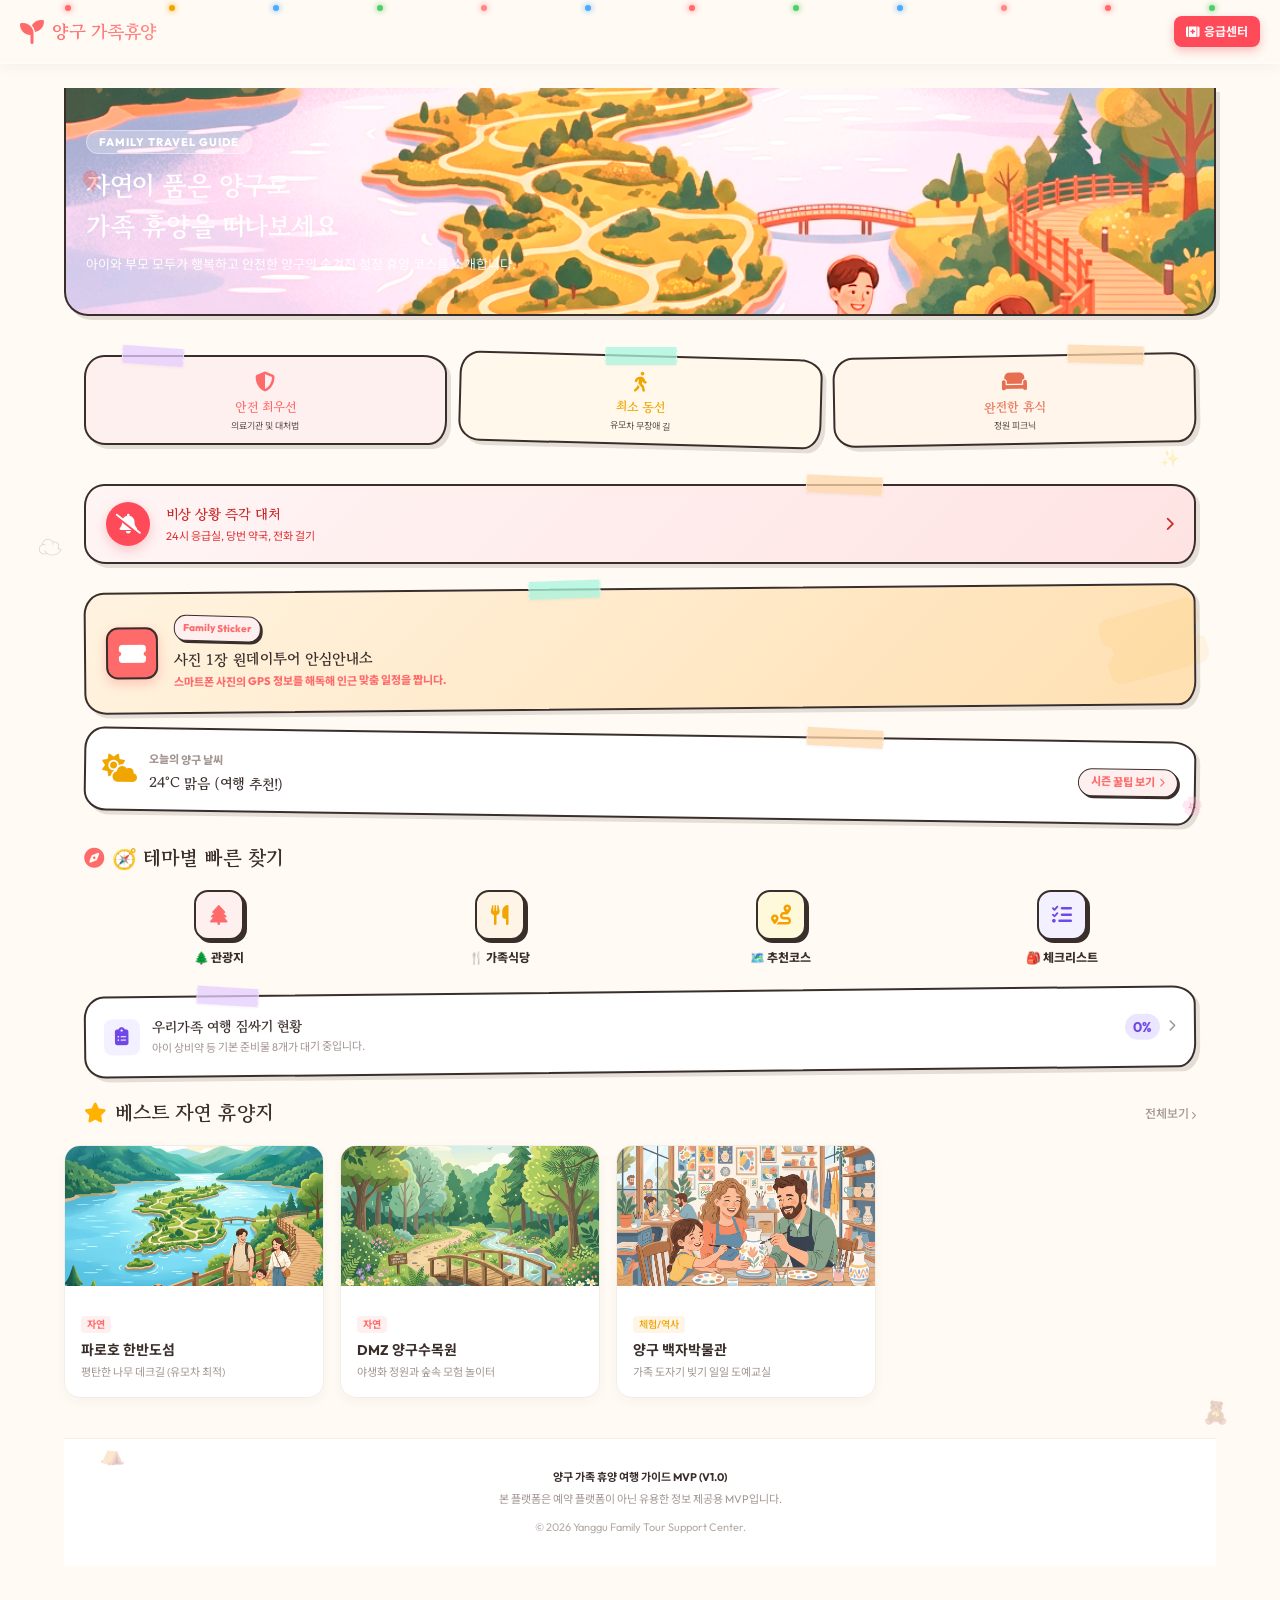
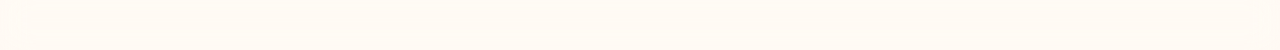
<file: index.html>
<!DOCTYPE html>
<html lang="ko">
<head>
  <meta charset="UTF-8">
  <meta name="viewport" content="width=device-width, initial-scale=1.0">
  <title>양구 가족 휴양 여행 가이드 | 홈</title>
  <meta name="description" content="양구를 방문하는 가족 단위 관광객을 위한 안전하고 편리하며 안락한 모바일 가이드. 가족 친화 관광지, 아동 편의 맛집, 보건소 및 약국 응급정보, 준비물 체크리스트 수록.">
  
  <!-- CSS Stylesheets -->
  <link rel="stylesheet" href="css/styles.css">
  
  <!-- Font Awesome Icons CDN -->
  <link rel="stylesheet" href="https://cdnjs.cloudflare.com/ajax/libs/font-awesome/6.4.0/css/all.min.css">
  
  <!-- SEO OpenGraph Meta Tags -->
  <meta property="og:title" content="양구 가족 휴양 여행 가이드">
  <meta property="og:description" content="안전하고 쾌적하게 아이와 떠나는 양구 힐링 여행 종합 안내소">
  <meta property="og:image" content="assets/hero.png">
  <meta property="og:type" content="website">
</head>
<body>

  <div class="app-container">
    
    <!-- Top App Bar -->
    <header class="top-app-bar" id="main-top-bar">
      <div class="logo-container">
        <span class="logo-icon"><i class="fas fa-seedling"></i></span>
        <span class="logo-text">양구 가족휴양</span>
      </div>
      <a href="pages/emergency.html" class="emergency-quick-btn" id="header-emergency-btn">
        <i class="fas fa-first-aid"></i> 응급센터
      </a>
    </header>

    <!-- 💡 감성 페스티벌 꼬마전구 스트링 -->
    <div class="fairy-lights-container">
      <ul class="fairy-lights">
        <li></li><li></li><li></li><li></li><li></li><li></li><li></li><li></li><li></li><li></li><li></li><li></li>
      </ul>
    </div>

    <!-- 🧸 다꾸 아기자기 배경 플로팅 장식 -->
    <div class="floating-decor-cloud">☁️</div>
    <div class="floating-decor-bear">🧸</div>

    <!-- Main Content Area -->
    <main class="app-content-wrapper animate-fade-in" id="main-content">
      
      <!-- Visual Hero Section -->
      <section class="page-hero-banner" style="background: linear-gradient(135deg, var(--primary-color), var(--primary-light)), url('assets/hero.png') no-repeat center/cover; background-blend-mode: overlay; padding: 40px 20px; border: 2px solid var(--text-dark); border-top: none; border-radius: 0 0 24px 24px; box-shadow: 4px 4px 0 var(--gray-300);" id="hero-section">
        <div style="position: relative; z-index: 2;">
          <span style="background-color: rgba(255,255,255,0.25); padding: 4px 12px; border-radius: 100px; font-size: 11px; font-weight: 800; text-transform: uppercase; letter-spacing: 1px; border: 1px solid rgba(255,255,255,0.4);">Family Travel Guide</span>
          <h1 style="font-size: 26px; font-weight: 700; margin-top: 10px; margin-bottom: 8px;">자연이 품은 양구로<br>가족 휴양을 떠나보세요</h1>
          <p style="font-size: 13px; opacity: 0.95; line-height: 1.5;">아이와 부모 모두가 행복하고 안전한 양구의 숨겨진 청정 휴양 코스를 소개합니다.</p>
        </div>
      </section>

      <!-- core Value Pillars (마스킹 테이프로 삐딱하게 붙인 다꾸 연출) -->
      <section style="padding: 15px 20px; margin-bottom: 24px;" id="core-values">
        <div style="display: flex; gap: 12px;">
          <div class="premium-card masking-tape-decor tape-purple" style="flex: 1; padding: 14px 10px 10px 10px; margin-bottom: 0; text-align: center; background-color: #fff0f0; border-color: var(--text-dark);">
            <i class="fas fa-shield-alt" style="color: var(--primary-color); font-size: 20px; margin-bottom: 4px;"></i>
            <h4 style="font-size: 12.5px; font-weight: 800; color: var(--primary-color);">안전 최우선</h4>
            <p style="font-size: 9px; color: var(--text-dark); opacity: 0.85; margin-top: 2px;">의료기관 및 대처법</p>
          </div>
          <div class="premium-card masking-tape-decor tape-mint" style="flex: 1; padding: 14px 10px 10px 10px; margin-bottom: 0; text-align: center; background-color: #fff8eb; border-color: var(--text-dark); transform: rotate(1.5deg);">
            <i class="fas fa-walking" style="color: var(--secondary-color); font-size: 20px; margin-bottom: 4px;"></i>
            <h4 style="font-size: 12.5px; font-weight: 800; color: var(--secondary-color);">최소 동선</h4>
            <p style="font-size: 9px; color: var(--text-dark); opacity: 0.85; margin-top: 2px;">유모차 무장애 길</p>
          </div>
          <div class="premium-card masking-tape-decor tape-yellow" style="flex: 1; padding: 14px 10px 10px 10px; margin-bottom: 0; text-align: center; background-color: #fff5eb; border-color: var(--text-dark); transform: rotate(-1deg);">
            <i class="fas fa-couch" style="color: #e76f51; font-size: 20px; margin-bottom: 4px;"></i>
            <h4 style="font-size: 12.5px; font-weight: 800; color: #e76f51;">완전한 휴식</h4>
            <p style="font-size: 9px; color: var(--text-dark); opacity: 0.85; margin-top: 2px;">정원 피크닉</p>
          </div>
        </div>
      </section>

      <!-- 1초 응급 플래시 보드 -->
      <section style="padding: 0 20px; margin-bottom: 24px;" id="emergency-banner">
        <a href="pages/emergency.html" class="premium-card masking-tape-decor tape-yellow" style="display:flex; align-items:center; justify-content:space-between; text-decoration:none; background: linear-gradient(135deg, #fff5f5 0%, #ffe3e3 100%); border-color: var(--text-dark); margin-bottom: 0; padding: 16px 20px;">
          <div style="display:flex; align-items:center; gap:16px;">
            <div style="background-color: var(--accent-color); color:var(--white); border-radius:50%; width:44px; height:44px; display:flex; justify-content:center; align-items:center; box-shadow: 0 4px 12px rgba(230,57,70,0.25);">
              <i class="fas fa-bell-slash fa-shake" style="font-size: 20px;"></i>
            </div>
            <div>
              <h4 style="font-size: 14px; font-weight: 700; color: #c92a2a;">비상 상황 즉각 대처</h4>
              <p style="font-size: 11px; color: #e03131; margin-top: 2px;">24시 응급실, 당번 약국, 전화 걸기</p>
            </div>
          </div>
          <i class="fas fa-chevron-right" style="color: #c92a2a; font-size: 14px;"></i>
        </a>
      </section>

      <!-- 원데이투어 안내서 발급소 프리미엄 메인 배너 (메인으로 승격, 마스킹 테이프 부착) -->
      <section style="padding: 0 20px; margin-bottom: 24px;" id="one-day-tour-main-banner">
        <a href="pages/one-day-tour.html" class="premium-card hoverable masking-tape-decor tape-mint" style="display:block; text-decoration:none; background: linear-gradient(135deg, #fff3e0 0%, #ffe0b2 100%); border-color: var(--text-dark); margin-bottom: 0; padding: 20px; transform: rotate(-0.5deg);">
          <div style="position:absolute; right:-10px; bottom:-10px; font-size:90px; color:rgba(240, 165, 0, 0.08); transform:rotate(-15deg); pointer-events:none;">
            <i class="fas fa-ticket-alt"></i>
          </div>
          <div style="display:flex; align-items:center; gap:16px; position:relative; z-index:1;">
            <div style="background-color: var(--primary-color); color:var(--white); border-radius:12px; width:52px; height:52px; display:flex; justify-content:center; align-items:center; box-shadow: 0 4px 12px rgba(255,107,107,0.35); border: 2px solid var(--text-dark);">
              <i class="fas fa-ticket-alt" style="font-size: 24px;"></i>
            </div>
            <div>
              <span class="dangu-sticker sticker-pink">Family Sticker</span>
              <h4 style="font-size: 15px; font-weight: 800; color: var(--text-dark); margin-top:6px;">사진 1장 원데이투어 안심안내소</h4>
              <p style="font-size: 11px; color: var(--primary-color); font-weight:800; margin-top: 2px;">스마트폰 사진의 GPS 정보를 해독해 인근 맞춤 일정을 짭니다.</p>
            </div>
          </div>
        </a>
      </section>

      <!-- 오늘의 날씨 & 여행 꿀팁 미니 위젯 (마스킹 테이프) -->
      <section style="padding: 0 20px; margin-bottom: 24px;" id="weather-tips-widget">
        <div class="premium-card masking-tape-decor tape-yellow" style="margin-bottom: 0; padding: 16px; background-color: var(--white); display: flex; justify-content: space-between; align-items: center; border-color: var(--text-dark); transform: rotate(0.8deg);">
          <div style="display: flex; align-items: center; gap: 12px;">
            <div style="font-size: 28px; color: var(--secondary-color);"><i class="fas fa-cloud-sun"></i></div>
            <div>
              <span style="font-size: 11px; color: var(--text-muted); font-weight: 800;">오늘의 양구 날씨</span>
              <h4 style="font-size: 14px; font-weight: 800; color: var(--text-dark);">24°C 맑음 (여행 추천!)</h4>
            </div>
          </div>
          <a href="pages/tips.html" style="font-size: 11px; color: var(--primary-color); font-weight: 800; text-decoration: none; background-color: var(--primary-bg); padding: 4px 12px; border-radius: 100px; border: 1.5px solid var(--text-dark); box-shadow: 2px 2px 0 var(--text-dark);">
            시즌 꿀팁 보기 <i class="fas fa-chevron-right" style="font-size: 9px; margin-left: 2px;"></i>
          </a>
        </div>
      </section>

      <!-- Quick Nav Buttons (이모지를 풍부히 얹은 빠른 링크) -->
      <section style="padding: 0 20px; margin-bottom: 24px;" id="quick-links">
        <h3 class="section-title"><i class="fas fa-compass" style="color: var(--primary-color);"></i> 🧭 테마별 빠른 찾기</h3>
        <div style="display: grid; grid-template-columns: repeat(4, 1fr); gap: 12px; margin-top: 12px;">
          <a href="pages/spots.html" style="text-decoration:none; display:flex; flex-direction:column; align-items:center;">
            <div style="background-color: var(--primary-bg); color: var(--primary-color); width: 50px; height: 50px; border-radius: 14px; display:flex; justify-content:center; align-items:center; margin-bottom: 8px; box-shadow: 3px 3px 0 var(--text-dark); border: 2px solid var(--text-dark); transition: transform 0.2s;" onmouseover="this.style.transform='scale(1.1) rotate(-5deg)'" onmouseout="this.style.transform='scale(1) rotate(0)'">
              <i class="fas fa-tree" style="font-size: 20px;"></i>
            </div>
            <span style="font-size: 12px; font-weight: 800; color: var(--text-dark);">🌲 관광지</span>
          </a>
          <a href="pages/restaurants.html" style="text-decoration:none; display:flex; flex-direction:column; align-items:center;">
            <div style="background-color: var(--secondary-light); color: var(--secondary-color); width: 50px; height: 50px; border-radius: 14px; display:flex; justify-content:center; align-items:center; margin-bottom: 8px; box-shadow: 3px 3px 0 var(--text-dark); border: 2px solid var(--text-dark); transition: transform 0.2s;" onmouseover="this.style.transform='scale(1.1) rotate(5deg)'" onmouseout="this.style.transform='scale(1) rotate(0)'">
              <i class="fas fa-utensils" style="font-size: 20px;"></i>
            </div>
            <span style="font-size: 12px; font-weight: 800; color: var(--text-dark);">🍴 가족식당</span>
          </a>
          <a href="pages/courses.html" style="text-decoration:none; display:flex; flex-direction:column; align-items:center;">
            <div style="background-color: #fff9db; color: #f59f00; width: 50px; height: 50px; border-radius: 14px; display:flex; justify-content:center; align-items:center; margin-bottom: 8px; box-shadow: 3px 3px 0 var(--text-dark); border: 2px solid var(--text-dark); transition: transform 0.2s;" onmouseover="this.style.transform='scale(1.1) rotate(-5deg)'" onmouseout="this.style.transform='scale(1) rotate(0)'">
              <i class="fas fa-route" style="font-size: 20px;"></i>
            </div>
            <span style="font-size: 12px; font-weight: 800; color: var(--text-dark);">🗺️ 추천코스</span>
          </a>
          <a href="pages/checklist.html" style="text-decoration:none; display:flex; flex-direction:column; align-items:center;">
            <div style="background-color: #f3f0ff; color: #7048e8; width: 50px; height: 50px; border-radius: 14px; display:flex; justify-content:center; align-items:center; margin-bottom: 8px; box-shadow: 3px 3px 0 var(--text-dark); border: 2px solid var(--text-dark); transition: transform 0.2s;" onmouseover="this.style.transform='scale(1.1) rotate(5deg)'" onmouseout="this.style.transform='scale(1) rotate(0)'">
              <i class="fas fa-tasks" style="font-size: 20px;"></i>
            </div>
            <span style="font-size: 12px; font-weight: 800; color: var(--text-dark);">🎒 체크리스트</span>
          </a>
        </div>
      </section>

      <!-- LocalStorage Checklist Mini Widget (마스킹 테이프) -->
      <section style="padding: 0 20px; margin-bottom: 24px;" id="checklist-mini-widget">
        <a href="pages/checklist.html" class="premium-card hoverable masking-tape-decor tape-purple" style="display:flex; justify-content:space-between; align-items:center; text-decoration:none; background-color: var(--white); margin-bottom:0; padding:18px; border-color: var(--text-dark); transform: rotate(-0.6deg);">
          <div style="display:flex; align-items:center; gap:12px;">
            <div style="background-color: #f3f0ff; color:#7048e8; border-radius: 8px; width: 36px; height: 36px; display:flex; justify-content:center; align-items:center;">
              <i class="fas fa-clipboard-list" style="font-size: 18px;"></i>
            </div>
            <div>
              <h4 style="font-size: 14px; font-weight: 700; color: var(--text-dark);">우리가족 여행 짐싸기 현황</h4>
              <p style="font-size: 11px; color: var(--text-muted); margin-top: 2px;" id="checklist-widget-status">준비물들을 체크해 보세요!</p>
            </div>
          </div>
          <div style="display:flex; align-items:center; gap:8px;">
            <span id="checklist-widget-percent" style="font-size:14px; font-weight:700; color:#7048e8; background-color:#eae6ff; padding:2px 8px; border-radius: 100px;">0%</span>
            <i class="fas fa-chevron-right" style="color: var(--text-muted); font-size: 12px;"></i>
          </div>
        </a>
      </section>

      <!-- Featured spots (Carousel) -->
      <section style="margin-bottom: 24px;" id="featured-spots">
        <div style="padding: 0 20px; display:flex; justify-content:space-between; align-items:center;">
          <h3 class="section-title" style="margin-bottom:0;"><i class="fas fa-star" style="color: #ffb300;"></i> 베스트 자연 휴양지</h3>
          <a href="pages/spots.html" style="font-size:12px; color: var(--text-muted); text-decoration:none; font-weight:500;">전체보기 <i class="fas fa-chevron-right" style="font-size:8px;"></i></a>
        </div>
        <div class="horizontal-scroll-container" id="featured-spots-container" style="margin-top: 12px;">
          <!-- dynamic JavaScript load or static premium representation -->
          <div class="horizontal-card" onclick="location.href='pages/spots.html'">
            <img src="assets/hero.png" alt="한반도섬" loading="lazy">
            <div class="horizontal-card-body">
              <span class="item-tag kids-tag">자연</span>
              <h4 style="font-size:14px; font-weight:700; margin-top:4px;">파로호 한반도섬</h4>
              <p style="font-size:11px; color: var(--text-muted); margin-top:2px;">평탄한 나무 데크길 (유모차 최적)</p>
            </div>
          </div>
          <div class="horizontal-card" onclick="location.href='pages/spots.html'">
            <img src="assets/nature.png" alt="양구수목원" loading="lazy">
            <div class="horizontal-card-body">
              <span class="item-tag kids-tag">자연</span>
              <h4 style="font-size:14px; font-weight:700; margin-top:4px;">DMZ 양구수목원</h4>
              <p style="font-size:11px; color: var(--text-muted); margin-top:2px;">야생화 정원과 숲속 모험 놀이터</p>
            </div>
          </div>
          <div class="horizontal-card" onclick="location.href='pages/spots.html'">
            <img src="assets/experience.png" alt="백자박물관" loading="lazy">
            <div class="horizontal-card-body">
              <span class="item-tag" style="background-color: var(--secondary-light); color: var(--secondary-color);">체험/역사</span>
              <h4 style="font-size:14px; font-weight:700; margin-top:4px;">양구 백자박물관</h4>
              <p style="font-size:11px; color: var(--text-muted); margin-top:2px;">가족 도자기 빚기 일일 도예교실</p>
            </div>
          </div>
        </div>
      </section>

      <!-- footer Info -->
      <footer style="padding: 30px 20px; border-top:1px solid var(--gray-200); text-align:center; font-size:11px; color: var(--text-muted); background-color: var(--white);" id="footer-section">
        <p style="font-weight:700; color: var(--text-dark); margin-bottom: 4px;">양구 가족 휴양 여행 가이드 MVP (V1.0)</p>
        <p>본 플랫폼은 예약 플랫폼이 아닌 유용한 정보 제공용 MVP입니다.</p>
        <p style="margin-top: 10px; opacity:0.8;">© 2026 Yanggu Family Tour Support Center.</p>
      </footer>

    </main>

    <!-- Bottom Navigation Bar (공통) -->
    <nav class="bottom-nav-bar" id="main-nav-bar">
      <a href="index.html" class="bottom-nav-item active">
        <i class="fas fa-home"></i>
        <span>홈</span>
      </a>
      <a href="pages/courses.html" class="bottom-nav-item">
        <i class="fas fa-route"></i>
        <span>코스추천</span>
      </a>
      <a href="pages/spots.html" class="bottom-nav-item">
        <i class="fas fa-tree"></i>
        <span>관광지</span>
      </a>
      <a href="pages/one-day-tour.html" class="bottom-nav-item main-tab">
        <i class="fas fa-ticket-alt"></i>
        <span>원데이투어</span>
      </a>
      <a href="pages/restaurants.html" class="bottom-nav-item">
        <i class="fas fa-utensils"></i>
        <span>가족식당</span>
      </a>
      <a href="pages/checklist.html" class="bottom-nav-item">
        <i class="fas fa-tasks"></i>
        <span>체크리스트</span>
      </a>
    </nav>

  </div>

  <!-- JS Scripts -->
  <script src="js/main.js"></script>
  <script>
    // 메인 홈 위젯 실시간 체크리스트 개수 갱신 스크립트
    function updateMainChecklistBadge() {
      const localData = localStorage.getItem('yanggu_family_checklist');
      const badge = document.getElementById('checklist-widget-percent');
      const desc = document.getElementById('checklist-widget-status');
      
      if (!badge || !desc) return;
      
      if (localData) {
        const data = JSON.parse(localData);
        const total = data.length;
        const checked = data.filter(i => i.checked).length;
        const percent = total > 0 ? Math.round((checked / total) * 100) : 0;
        
        badge.innerText = `${percent}%`;
        
        if (total === 0) {
          desc.innerText = "등록된 준비물이 없습니다. 추가해 보세요!";
        } else if (total === checked) {
          desc.innerText = "🎉 준비 완료! 안전하고 편안한 양구 여행 출발!";
        } else {
          desc.innerText = `총 ${total}개 중 ${checked}개 준비 완료 (남은 짐: ${total - checked}개)`;
        }
      } else {
        badge.innerText = "0%";
        desc.innerText = "아이 상비약 등 기본 준비물 8개가 대기 중입니다.";
      }
    }
    
    document.addEventListener('DOMContentLoaded', updateMainChecklistBadge);
  </script>
</body>
</html>
</file>
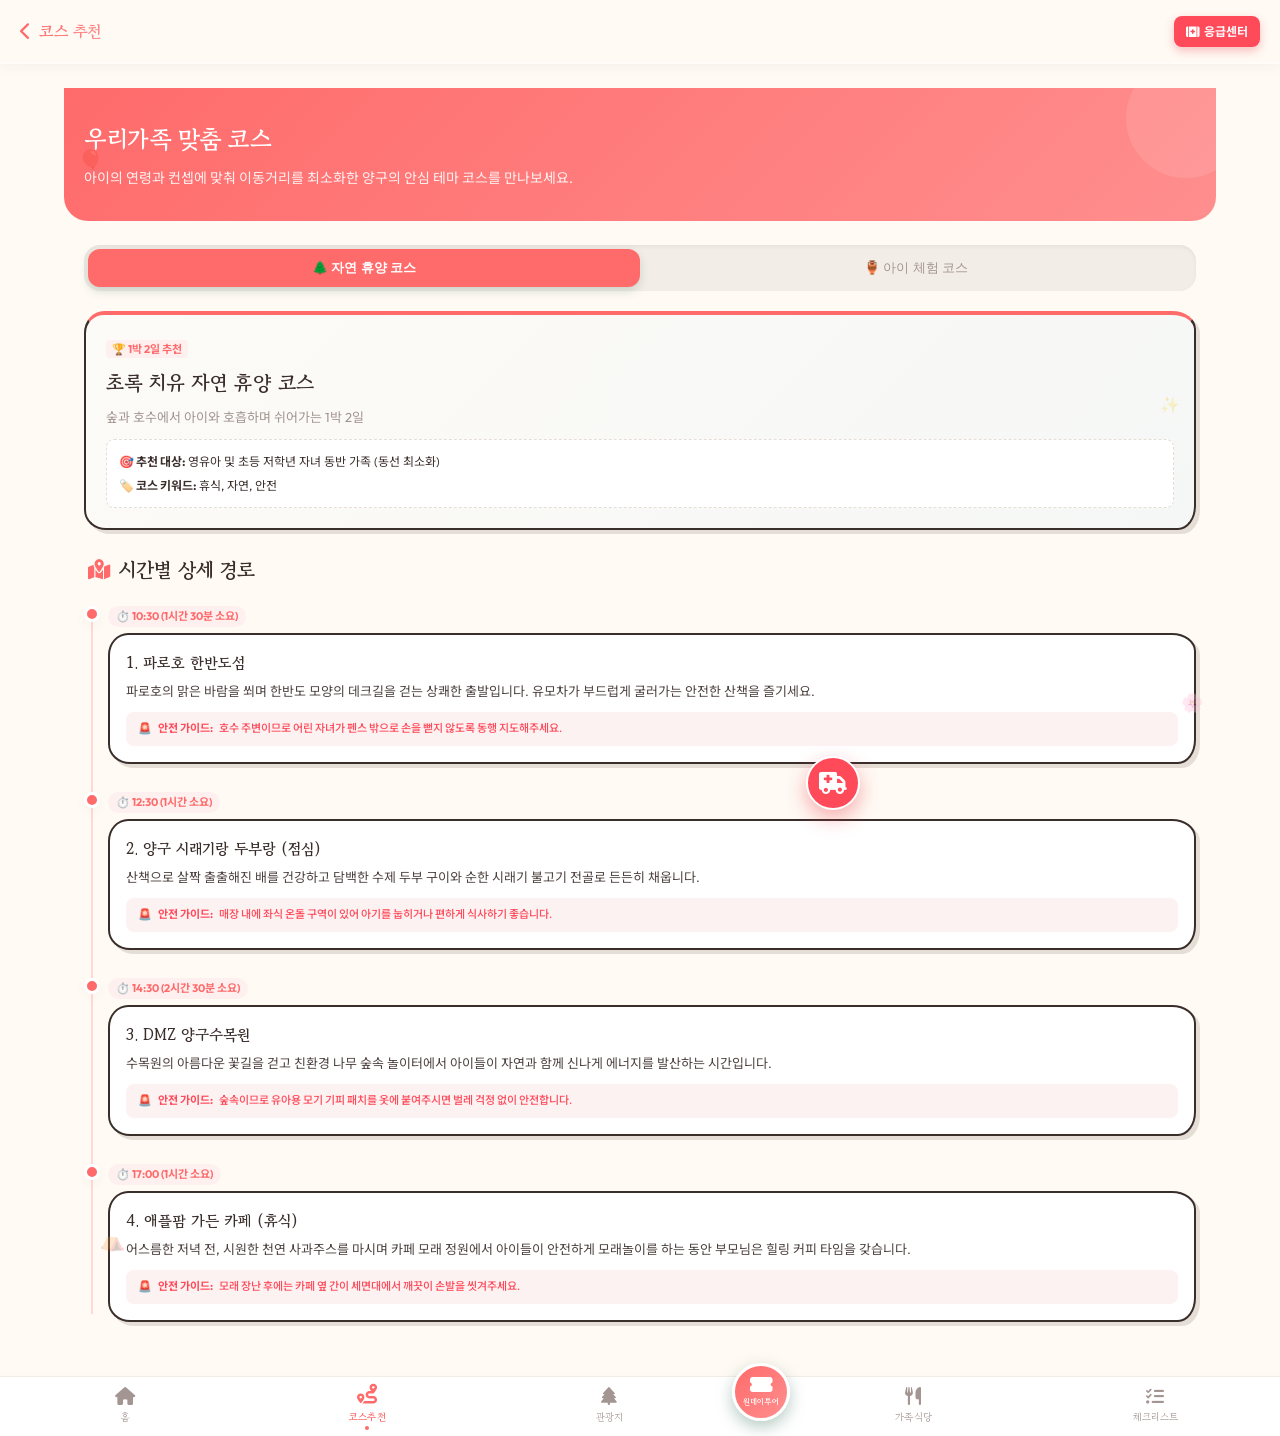
<file: pages/courses.html>
<!DOCTYPE html>
<html lang="ko">
<head>
  <meta charset="UTF-8">
  <meta name="viewport" content="width=device-width, initial-scale=1.0">
  <title>양구 가족 휴양 여행 가이드 | 추천 여행 코스</title>
  <meta name="description" content="양구 가족 관광객을 위한 최적의 여행 경로. 숲속 힐링 자연 휴양 코스부터 아이 창의력을 위한 에듀케이션 체험 코스까지 맞춤 타임라인 제공.">
  
  <!-- CSS Stylesheets -->
  <link rel="stylesheet" href="../css/styles.css">
  
  <!-- Font Awesome Icons CDN -->
  <link rel="stylesheet" href="https://cdnjs.cloudflare.com/ajax/libs/font-awesome/6.4.0/css/all.min.css">
</head>
<body>

  <div class="app-container" id="courses-view">
    
    <!-- Top App Bar -->
    <header class="top-app-bar" id="courses-top-bar">
      <div class="logo-container" onclick="location.href='../index.html'" style="cursor:pointer;">
        <span class="logo-icon"><i class="fas fa-chevron-left" style="font-size:18px;"></i></span>
        <span class="logo-text" style="font-size:16px;">코스 추천</span>
      </div>
      <a href="emergency.html" class="emergency-quick-btn" id="courses-emergency-btn">
        <i class="fas fa-first-aid"></i> 응급센터
      </a>
    </header>

    <!-- Main Content Area -->
    <main class="app-content-wrapper animate-fade-in" id="courses-content" style="padding-bottom: 30px;">
      
      <!-- Page Hero Banner -->
      <section class="page-hero-banner" id="courses-hero">
        <h1>우리가족 맞춤 코스</h1>
        <p>아이의 연령과 컨셉에 맞춰 이동거리를 최소화한 양구의 안심 테마 코스를 만나보세요.</p>
      </section>

      <!-- Course Theme Selection Tab (Premium Switch) -->
      <section style="padding: 0 20px; margin-bottom: 20px;" id="course-tabs">
        <div style="display: flex; background-color: var(--gray-200); padding: 4px; border-radius: var(--radius-md); box-shadow: inset 0 2px 4px rgba(0,0,0,0.05);">
          <button id="tab-course-1" class="filter-chip active" style="flex:1; border:none; text-align:center; padding: 10px; border-radius: 12px; font-weight:700; transition:all 0.2s ease; cursor:pointer;" onclick="switchCourseTab(1)">
            🌲 자연 휴양 코스
          </button>
          <button id="tab-course-2" class="filter-chip" style="flex:1; border:none; text-align:center; padding: 10px; border-radius: 12px; font-weight:500; background:none; color:var(--text-muted); transition:all 0.2s ease; cursor:pointer;" onclick="switchCourseTab(2)">
            🏺 아이 체험 코스
          </button>
        </div>
      </section>

      <!-- Dynamic Course Detail Container -->
      <section style="padding: 0 20px;" id="course-detail-container">
        <!-- js/data-loader.js 로딩하여 렌더링 -->
      </section>

    </main>

    <!-- Bottom Navigation Bar -->
    <nav class="bottom-nav-bar" id="courses-nav-bar">
      <a href="../index.html" class="bottom-nav-item">
        <i class="fas fa-home"></i>
        <span>홈</span>
      </a>
      <a href="courses.html" class="bottom-nav-item active">
        <i class="fas fa-route"></i>
        <span>코스추천</span>
      </a>
      <a href="spots.html" class="bottom-nav-item">
        <i class="fas fa-tree"></i>
        <span>관광지</span>
      </a>
      <a href="one-day-tour.html" class="bottom-nav-item main-tab">
        <i class="fas fa-ticket-alt"></i>
        <span>원데이투어</span>
      </a>
      <a href="restaurants.html" class="bottom-nav-item">
        <i class="fas fa-utensils"></i>
        <span>가족식당</span>
      </a>
      <a href="checklist.html" class="bottom-nav-item">
        <i class="fas fa-tasks"></i>
        <span>체크리스트</span>
      </a>
    </nav>

  </div>

  <!-- Global Floating Emergency Trigger -->
  <a href="emergency.html" class="floating-emergency-trigger" id="courses-floating-emergency">
    <i class="fas fa-ambulance" style="font-size:22px;"></i>
  </a>

  <!-- JS Scripts -->
  <script src="../js/tour-data.js"></script>
  <script src="../js/main.js"></script>
  <script src="../js/data-loader.js"></script>
  <script>
    document.addEventListener('DOMContentLoaded', () => {
      // 초기 1번 자연휴양 코스로 로딩
      loadAndRenderCourse(1);
    });

    /**
     * 탭 토글 및 데이터 리렌더링
     */
    function switchCourseTab(courseId) {
      const tab1 = document.getElementById('tab-course-1');
      const tab2 = document.getElementById('tab-course-2');
      
      if (!tab1 || !tab2) return;

      if (courseId === 1) {
        tab1.classList.add('active');
        tab1.style.backgroundColor = 'var(--primary-color)';
        tab1.style.color = 'var(--white)';
        
        tab2.classList.remove('active');
        tab2.style.backgroundColor = 'transparent';
        tab2.style.color = 'var(--text-muted)';
        tab2.style.fontWeight = '500';
      } else {
        tab2.classList.add('active');
        tab2.style.backgroundColor = 'var(--primary-color)';
        tab2.style.color = 'var(--white)';
        
        tab1.classList.remove('active');
        tab1.style.backgroundColor = 'transparent';
        tab1.style.color = 'var(--text-muted)';
        tab1.style.fontWeight = '500';
      }

      // 데이터 렌더링
      loadAndRenderCourse(courseId);
    }
  </script>
</body>
</html>
</file>
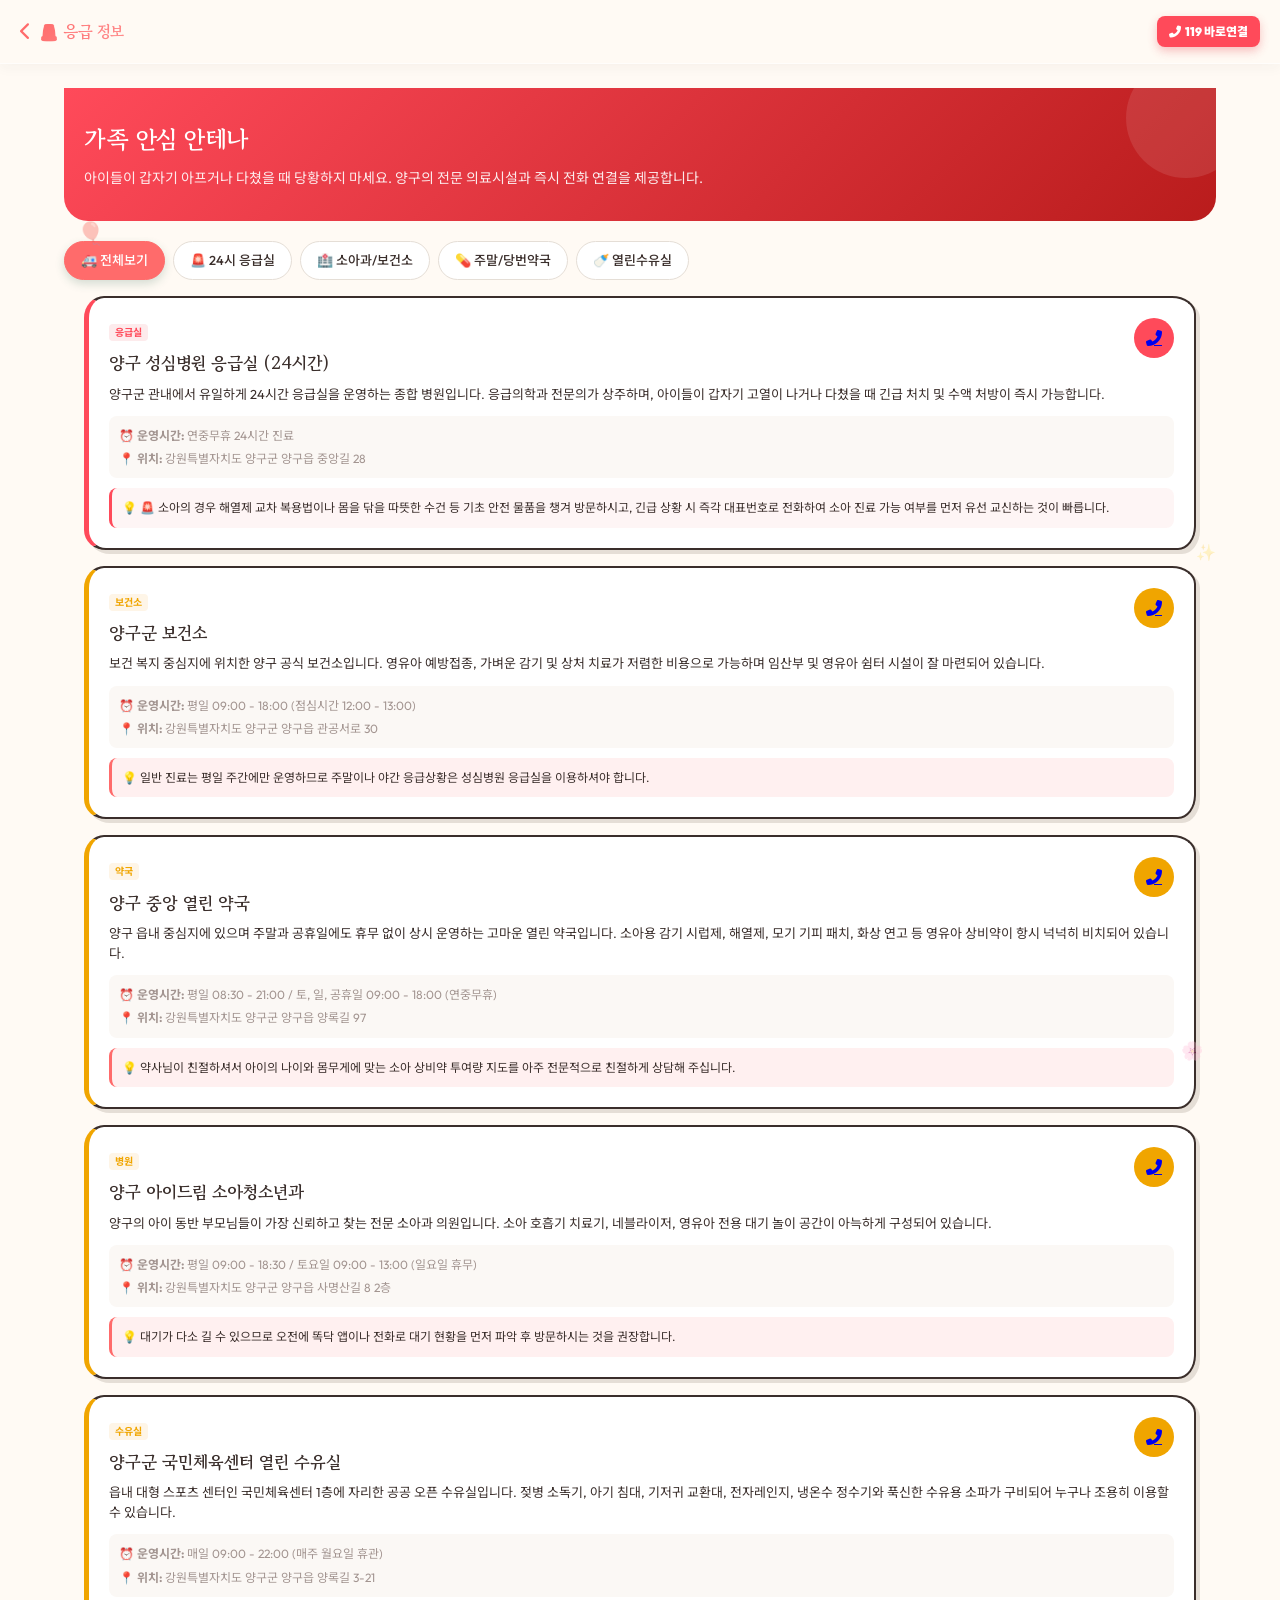
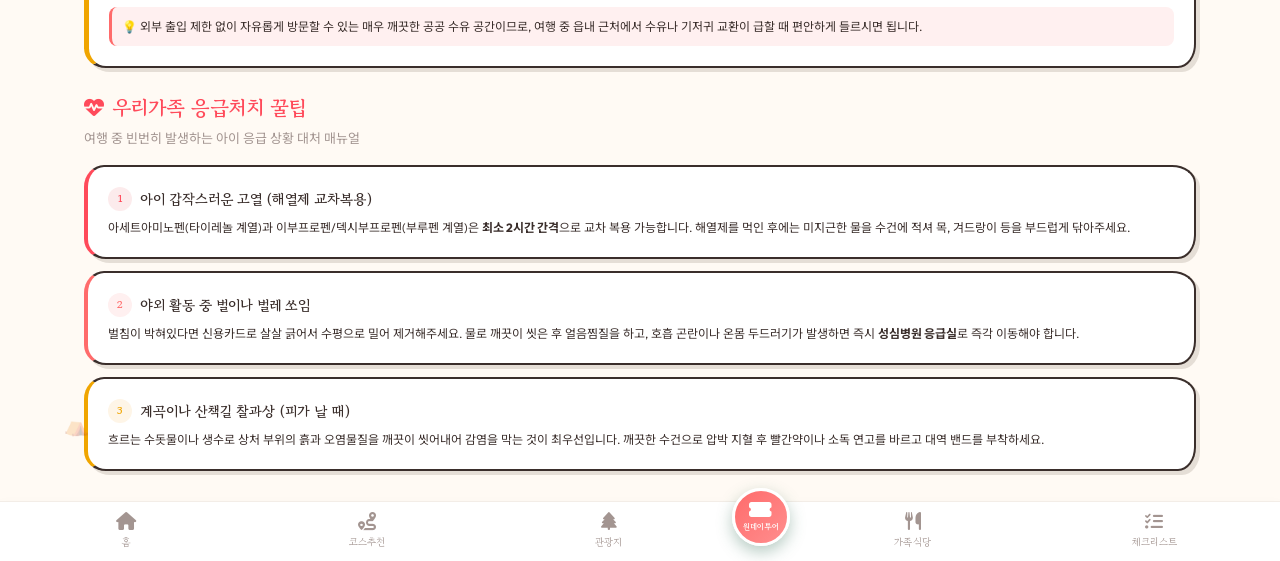
<file: pages/emergency.html>
<!DOCTYPE html>
<html lang="ko">
<head>
  <meta charset="UTF-8">
  <meta name="viewport" content="width=device-width, initial-scale=1.0">
  <title>양구 가족 휴양 여행 가이드 | 응급 및 안전 정보</title>
  <meta name="description" content="양구 여행 중 비상 상황 및 소아 발열 등 응급 대처를 위한 24시 응급실, 당번 약국, 공공 수유실 및 소아과 리스트. 1초 전화 연결 및 응급 가이드 탑재.">
  
  <!-- CSS Stylesheets -->
  <link rel="stylesheet" href="../css/styles.css">
  
  <!-- Font Awesome Icons CDN -->
  <link rel="stylesheet" href="https://cdnjs.cloudflare.com/ajax/libs/font-awesome/6.4.0/css/all.min.css">
</head>
<body>

  <div class="app-container" id="emergency-view">
    
    <!-- Top App Bar -->
    <header class="top-app-bar" id="emergency-top-bar">
      <div class="logo-container" onclick="location.href='../index.html'" style="cursor:pointer;">
        <span class="logo-icon"><i class="fas fa-chevron-left" style="font-size:18px;"></i></span>
        <span class="logo-text" style="font-size:16px;">🚨 응급 정보</span>
      </div>
      <a href="tel:119" class="emergency-quick-btn" style="background-color:var(--accent-color); font-weight:900;" id="quick-119-btn">
        <i class="fas fa-phone-alt"></i> 119 바로연결
      </a>
    </header>

    <!-- Main Content Area -->
    <main class="app-content-wrapper" id="emergency-content" style="padding-bottom: 30px;">
      
      <!-- Page Hero Banner -->
      <section class="page-hero-banner" id="emergency-hero" style="background: linear-gradient(135deg, var(--accent-color), #b91c1c); margin-bottom:16px;">
        <h1>가족 안심 안테나</h1>
        <p>아이들이 갑자기 아프거나 다쳤을 때 당황하지 마세요. 양구의 전문 의료시설과 즉시 전화 연결을 제공합니다.</p>
      </section>

      <!-- Category Filter Chips -->
      <section class="filter-chips-container" id="emergency-filter-chips">
        <div class="filter-chip active" id="chip-em-all" onclick="selectEmergencyType('전체')">🚑 전체보기</div>
        <div class="filter-chip" id="chip-em-er" onclick="selectEmergencyType('응급실')">🚨 24시 응급실</div>
        <div class="filter-chip" id="chip-em-hosp" onclick="selectEmergencyType('병원')">🏥 소아과/보건소</div>
        <div class="filter-chip" id="chip-em-pharm" onclick="selectEmergencyType('약국')">💊 주말/당번약국</div>
        <div class="filter-chip" id="chip-em-room" onclick="selectEmergencyType('수유실')">🍼 열린수유실</div>
      </section>

      <!-- Dynamic Emergency Facilities List -->
      <section class="items-list-container" id="emergency-list-container" style="padding:0 20px;">
        <!-- js/data-loader.js 로딩하여 렌더링 -->
      </section>

      <!-- Emergency Medical First-Aid Guide Section -->
      <section style="padding: 0 20px; margin-top: 24px;" id="emergency-guide">
        <h3 class="section-title" style="color: var(--accent-color);"><i class="fas fa-heartbeat"></i> 우리가족 응급처치 꿀팁</h3>
        <p class="section-subtitle">여행 중 빈번히 발생하는 아이 응급 상황 대처 매뉴얼</p>
        
        <div class="premium-card" style="margin-bottom: 12px; border-left: 4px solid var(--accent-color);">
          <h4 style="font-size: 14px; font-weight:700; color:var(--text-dark); display:flex; align-items:center; gap:8px;">
            <span style="background-color:rgba(230,57,70,0.1); color:var(--accent-color); width:24px; height:24px; border-radius:50%; display:flex; justify-content:center; align-items:center; font-size:11px;">1</span>
            아이 갑작스러운 고열 (해열제 교차복용)
          </h4>
          <p style="font-size: 12px; color: var(--text-dark); margin-top: 8px; line-height: 1.5;">
            아세트아미노펜(타이레놀 계열)과 이부프로펜/덱시부프로펜(부루펜 계열)은 <strong>최소 2시간 간격</strong>으로 교차 복용 가능합니다. 해열제를 먹인 후에는 미지근한 물을 수건에 적셔 목, 겨드랑이 등을 부드럽게 닦아주세요.
          </p>
        </div>

        <div class="premium-card" style="margin-bottom: 12px; border-left: 4px solid var(--primary-color);">
          <h4 style="font-size: 14px; font-weight:700; color:var(--text-dark); display:flex; align-items:center; gap:8px;">
            <span style="background-color:var(--primary-bg); color:var(--primary-color); width:24px; height:24px; border-radius:50%; display:flex; justify-content:center; align-items:center; font-size:11px;">2</span>
            야외 활동 중 벌이나 벌레 쏘임
          </h4>
          <p style="font-size: 12px; color: var(--text-dark); margin-top: 8px; line-height: 1.5;">
            벌침이 박혀있다면 신용카드로 살살 긁어서 수평으로 밀어 제거해주세요. 물로 깨끗이 씻은 후 얼음찜질을 하고, 호흡 곤란이나 온몸 두드러기가 발생하면 즉시 <strong>성심병원 응급실</strong>로 즉각 이동해야 합니다.
          </p>
        </div>

        <div class="premium-card" style="margin-bottom: 0; border-left: 4px solid var(--secondary-color);">
          <h4 style="font-size: 14px; font-weight:700; color:var(--text-dark); display:flex; align-items:center; gap:8px;">
            <span style="background-color:var(--secondary-light); color:var(--secondary-color); width:24px; height:24px; border-radius:50%; display:flex; justify-content:center; align-items:center; font-size:11px;">3</span>
            계곡이나 산책길 찰과상 (피가 날 때)
          </h4>
          <p style="font-size: 12px; color: var(--text-dark); margin-top: 8px; line-height: 1.5;">
            흐르는 수돗물이나 생수로 상처 부위의 흙과 오염물질을 깨끗이 씻어내어 감염을 막는 것이 최우선입니다. 깨끗한 수건으로 압박 지혈 후 빨간약이나 소독 연고를 바르고 대역 밴드를 부착하세요.
          </p>
        </div>
      </section>

    </main>

    <!-- Bottom Navigation Bar (6개 대응, 원데이투어 플로팅 메인 탭바 동기화) -->
    <nav class="bottom-nav-bar" id="emergency-nav-bar" style="padding:0 5px;">
      <a href="../index.html" class="bottom-nav-item">
        <i class="fas fa-home"></i>
        <span>홈</span>
      </a>
      <a href="courses.html" class="bottom-nav-item">
        <i class="fas fa-route"></i>
        <span>코스추천</span>
      </a>
      <a href="spots.html" class="bottom-nav-item">
        <i class="fas fa-tree"></i>
        <span>관광지</span>
      </a>
      <a href="one-day-tour.html" class="bottom-nav-item main-tab">
        <i class="fas fa-ticket-alt"></i>
        <span>원데이투어</span>
      </a>
      <a href="restaurants.html" class="bottom-nav-item">
        <i class="fas fa-utensils"></i>
        <span>가족식당</span>
      </a>
      <a href="checklist.html" class="bottom-nav-item">
        <i class="fas fa-tasks"></i>
        <span>체크리스트</span>
      </a>
    </nav>

  </div>

  <!-- JS Scripts -->
  <script src="../js/tour-data.js"></script>
  <script src="../js/main.js"></script>
  <script src="../js/data-loader.js"></script>
  <script>
    document.addEventListener('DOMContentLoaded', () => {
      // 초기 전체 데이터 로딩
      loadAndRenderEmergency('전체');
    });

    /**
     * 카테고리 칩 선택
     */
    function selectEmergencyType(type) {
      // 칩 UI 클래스 갱신
      const chips = document.querySelectorAll('#emergency-filter-chips .filter-chip');
      chips.forEach(chip => chip.classList.remove('active'));

      if (type === '전체') {
        document.getElementById('chip-em-all').classList.add('active');
      } else if (type === '응급실') {
        document.getElementById('chip-em-er').classList.add('active');
      } else if (type === '병원') {
        document.getElementById('chip-em-hosp').classList.add('active');
      } else if (type === '약국') {
        document.getElementById('chip-em-pharm').classList.add('active');
      } else if (type === '수유실') {
        document.getElementById('chip-em-room').classList.add('active');
      }

      // 데이터 렌더링 호출
      loadAndRenderEmergency(type);
    }
  </script>
</body>
</html>
</file>
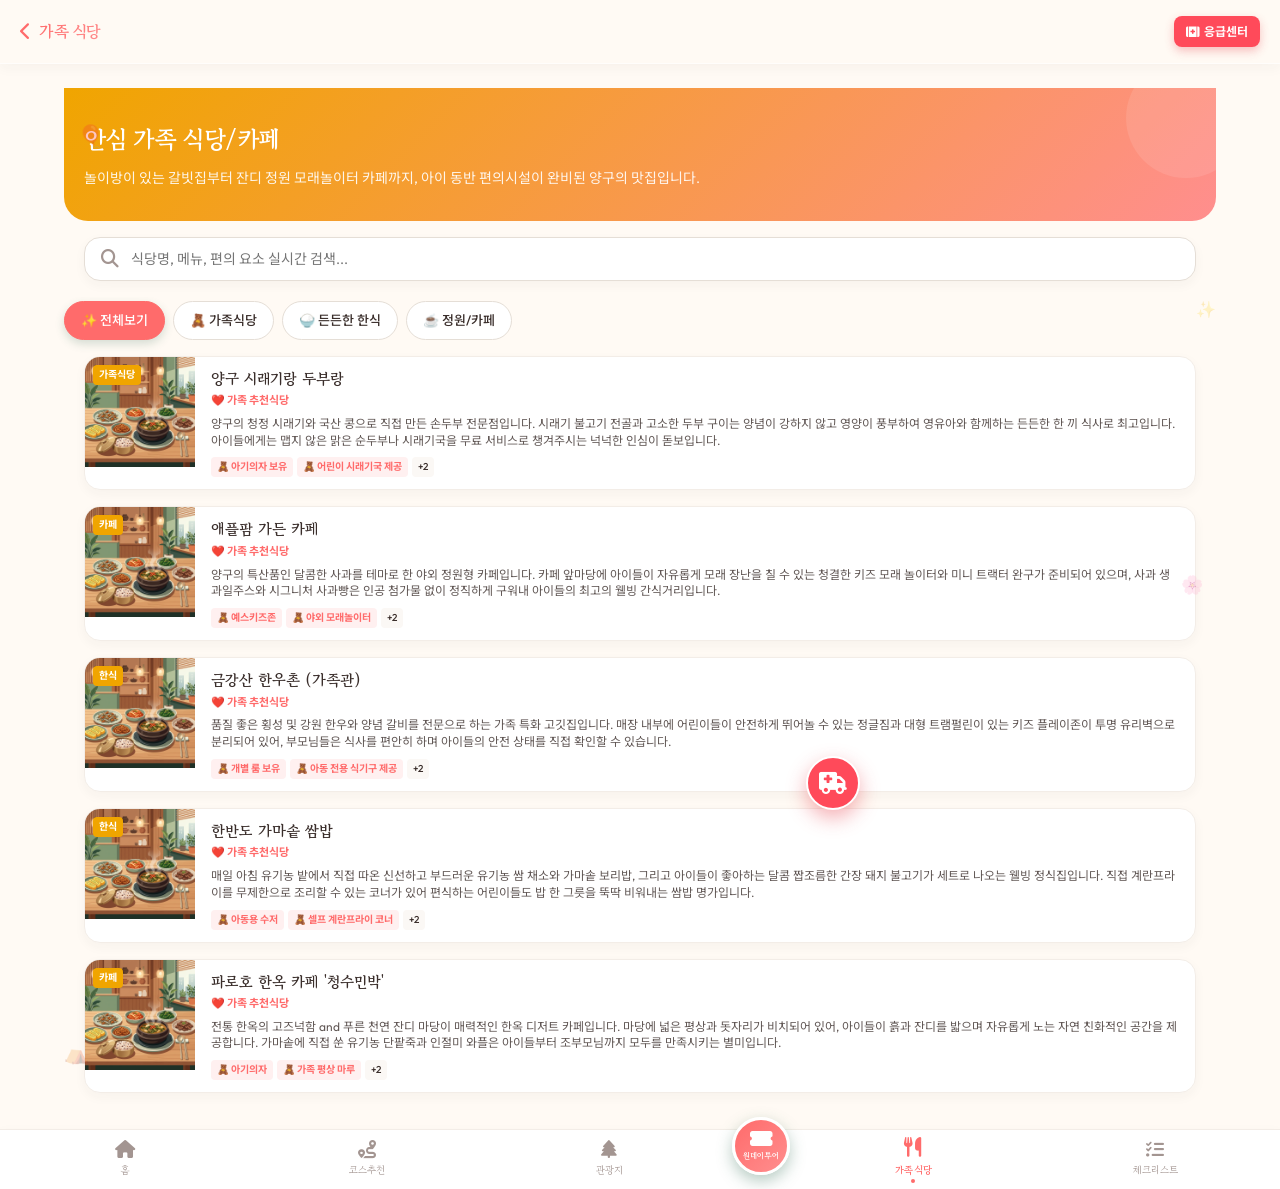
<file: pages/restaurants.html>
<!DOCTYPE html>
<html lang="ko">
<head>
  <meta charset="UTF-8">
  <meta name="viewport" content="width=device-width, initial-scale=1.0">
  <title>양구 가족 휴양 여행 가이드 | 가족식당 찾기</title>
  <meta name="description" content="아이와 마음 놓고 갈 수 있는 양구의 식당 및 카페 안내소. 아기의자 보유 여부, 놀이방 유무, 전용 주차장 및 어린이 메뉴 제공 여부 상세 수록.">
  
  <!-- CSS Stylesheets -->
  <link rel="stylesheet" href="../css/styles.css">
  
  <!-- Font Awesome Icons CDN -->
  <link rel="stylesheet" href="https://cdnjs.cloudflare.com/ajax/libs/font-awesome/6.4.0/css/all.min.css">
</head>
<body>

  <div class="app-container" id="restaurants-view">
    
    <!-- Top App Bar -->
    <header class="top-app-bar" id="restaurants-top-bar">
      <div class="logo-container" onclick="location.href='../index.html'" style="cursor:pointer;">
        <span class="logo-icon"><i class="fas fa-chevron-left" style="font-size:18px;"></i></span>
        <span class="logo-text" style="font-size:16px;">가족 식당</span>
      </div>
      <a href="emergency.html" class="emergency-quick-btn" id="restaurants-emergency-btn">
        <i class="fas fa-first-aid"></i> 응급센터
      </a>
    </header>

    <!-- Main Content Area -->
    <main class="app-content-wrapper" id="restaurants-content" style="padding-bottom: 20px;">
      
      <!-- Page Hero Banner -->
      <section class="page-hero-banner" id="restaurants-hero" style="background: linear-gradient(135deg, var(--secondary-color), var(--primary-light)); margin-bottom:16px;">
        <h1>안심 가족 식당/카페</h1>
        <p>놀이방이 있는 갈빗집부터 잔디 정원 모래놀이터 카페까지, 아이 동반 편의시설이 완비된 양구의 맛집입니다.</p>
      </section>

      <!-- Realtime Search Component -->
      <section class="search-wrapper" id="restaurants-search">
        <div class="search-box">
          <i class="fas fa-search"></i>
          <input type="text" id="restaurants-search-input" placeholder="식당명, 메뉴, 편의 요소 실시간 검색..." oninput="handleRestaurantsFilter()">
        </div>
      </section>

      <!-- Category Filter Chips -->
      <section class="filter-chips-container" id="restaurants-filter-chips">
        <div class="filter-chip active" id="chip-rest-all" onclick="selectRestCategory('전체')">✨ 전체보기</div>
        <div class="filter-chip" id="chip-rest-family" onclick="selectRestCategory('가족식당')">🧸 가족식당</div>
        <div class="filter-chip" id="chip-rest-korean" onclick="selectRestCategory('한식')">🍚 든든한 한식</div>
        <div class="filter-chip" id="chip-rest-cafe" onclick="selectRestCategory('카페')">☕ 정원/카페</div>
      </section>

      <!-- Dynamic Restaurants List Grid -->
      <section class="items-list-container" id="restaurants-list-container">
        <!-- js/data-loader.js 로딩하여 렌더링 -->
        <div style="text-align:center; padding:40px; color:var(--text-muted);">
          <i class="fas fa-spinner fa-spin" style="font-size:24px; margin-bottom:10px;"></i><br>안심하고 드실 수 있는 식당 목록을 불러오고 있습니다...
        </div>
      </section>

    </main>

    <!-- Bottom Navigation Bar -->
    <nav class="bottom-nav-bar" id="restaurants-nav-bar">
      <a href="../index.html" class="bottom-nav-item">
        <i class="fas fa-home"></i>
        <span>홈</span>
      </a>
      <a href="courses.html" class="bottom-nav-item">
        <i class="fas fa-route"></i>
        <span>코스추천</span>
      </a>
      <a href="spots.html" class="bottom-nav-item">
        <i class="fas fa-tree"></i>
        <span>관광지</span>
      </a>
      <a href="one-day-tour.html" class="bottom-nav-item main-tab">
        <i class="fas fa-ticket-alt"></i>
        <span>원데이투어</span>
      </a>
      <a href="restaurants.html" class="bottom-nav-item active">
        <i class="fas fa-utensils"></i>
        <span>가족식당</span>
      </a>
      <a href="checklist.html" class="bottom-nav-item">
        <i class="fas fa-tasks"></i>
        <span>체크리스트</span>
      </a>
    </nav>

  </div>

  <!-- Global Floating Emergency Trigger -->
  <a href="emergency.html" class="floating-emergency-trigger" id="restaurants-floating-emergency">
    <i class="fas fa-ambulance" style="font-size:22px;"></i>
  </a>

  <!-- JS Scripts -->
  <script src="../js/tour-data.js"></script>
  <script src="../js/main.js"></script>
  <script src="../js/data-loader.js"></script>
  <script>
    let currentRestCategory = '전체';

    document.addEventListener('DOMContentLoaded', () => {
      // 초기 렌더링
      loadAndRenderRestaurants('전체', '');
    });

    /**
     * 카테고리 칩 선택
     */
    function selectRestCategory(category) {
      currentRestCategory = category;
      
      const chips = document.querySelectorAll('#restaurants-filter-chips .filter-chip');
      chips.forEach(chip => chip.classList.remove('active'));

      if (category === '전체') {
        document.getElementById('chip-rest-all').classList.add('active');
      } else if (category === '가족식당') {
        document.getElementById('chip-rest-family').classList.add('active');
      } else if (category === '한식') {
        document.getElementById('chip-rest-korean').classList.add('active');
      } else if (category === '카페') {
        document.getElementById('chip-rest-cafe').classList.add('active');
      }

      handleRestaurantsFilter();
    }

    /**
     * 실시간 검색/카테고리 융합 필터 실행
     */
    function handleRestaurantsFilter() {
      const searchInput = document.getElementById('restaurants-search-input');
      const keyword = searchInput ? searchInput.value : '';
      loadAndRenderRestaurants(currentRestCategory, keyword);
    }
  </script>
</body>
</html>
</file>
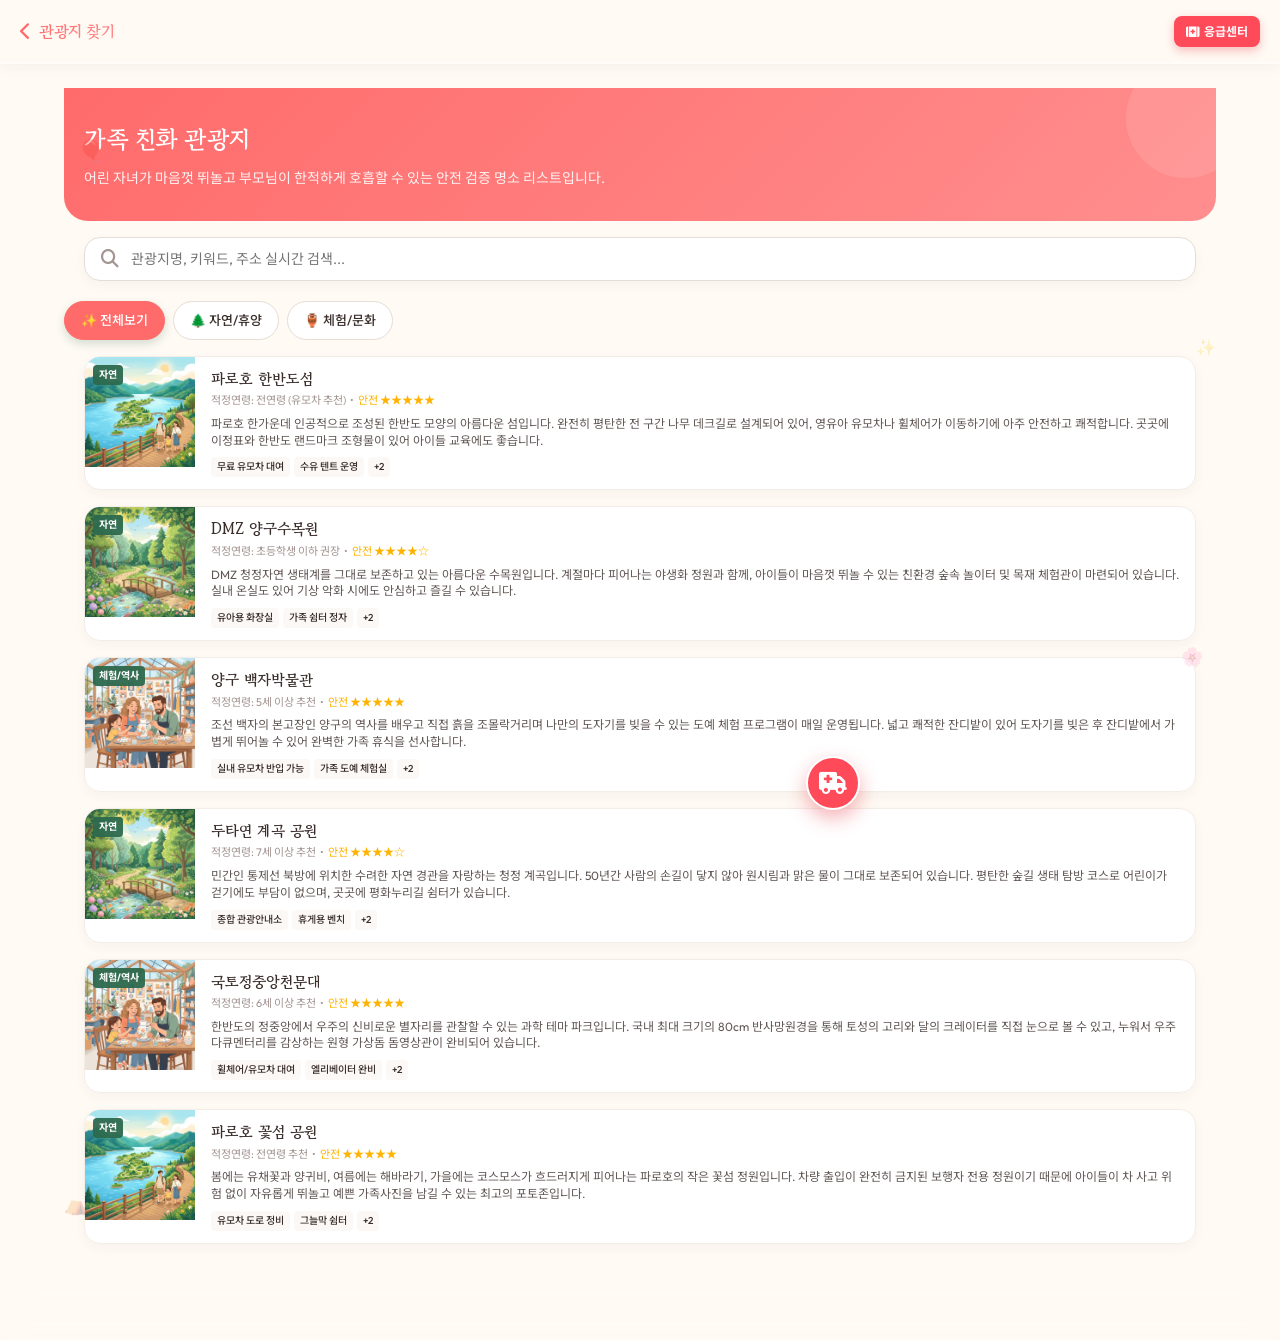
<file: pages/spots.html>
<!DOCTYPE html>
<html lang="ko">
<head>
  <meta charset="UTF-8">
  <meta name="viewport" content="width=device-width, initial-scale=1.0">
  <title>양구 가족 휴양 여행 가이드 | 관광지 찾기</title>
  <meta name="description" content="양구의 걷기 좋은 아름다운 자연 관광지부터 가족 체험 박물관까지. 유모차 반입, 편의시설 및 어린이를 위한 현장 맞춤형 필터와 실시간 검색 제공.">
  
  <!-- CSS Stylesheets -->
  <link rel="stylesheet" href="../css/styles.css">
  
  <!-- Font Awesome Icons CDN -->
  <link rel="stylesheet" href="https://cdnjs.cloudflare.com/ajax/libs/font-awesome/6.4.0/css/all.min.css">
</head>
<body>

  <div class="app-container" id="spots-view">
    
    <!-- Top App Bar -->
    <header class="top-app-bar" id="spots-top-bar">
      <div class="logo-container" onclick="location.href='../index.html'" style="cursor:pointer;">
        <span class="logo-icon"><i class="fas fa-chevron-left" style="font-size:18px;"></i></span>
        <span class="logo-text" style="font-size:16px;">관광지 찾기</span>
      </div>
      <a href="emergency.html" class="emergency-quick-btn" id="spots-emergency-btn">
        <i class="fas fa-first-aid"></i> 응급센터
      </a>
    </header>

    <!-- Main Content Area -->
    <main class="app-content-wrapper" id="spots-content" style="padding-bottom: 20px;">
      
      <!-- Page Hero Banner -->
      <section class="page-hero-banner" id="spots-hero" style="margin-bottom:16px;">
        <h1>가족 친화 관광지</h1>
        <p>어린 자녀가 마음껏 뛰놀고 부모님이 한적하게 호흡할 수 있는 안전 검증 명소 리스트입니다.</p>
      </section>

      <!-- Realtime Search Component -->
      <section class="search-wrapper" id="spots-search">
        <div class="search-box">
          <i class="fas fa-search"></i>
          <input type="text" id="spots-search-input" placeholder="관광지명, 키워드, 주소 실시간 검색..." oninput="handleSpotsFilter()">
        </div>
      </section>

      <!-- Category Filter Chips -->
      <section class="filter-chips-container" id="spots-filter-chips">
        <div class="filter-chip active" id="chip-spot-all" onclick="selectSpotCategory('전체')">✨ 전체보기</div>
        <div class="filter-chip" id="chip-spot-nature" onclick="selectSpotCategory('자연')">🌲 자연/휴양</div>
        <div class="filter-chip" id="chip-spot-experience" onclick="selectSpotCategory('체험/역사')">🏺 체험/문화</div>
      </section>

      <!-- Dynamic Spots List Grid -->
      <section class="items-list-container" id="spots-list-container">
        <!-- js/data-loader.js 로딩하여 렌더링 -->
        <div style="text-align:center; padding:40px; color:var(--text-muted);">
          <i class="fas fa-spinner fa-spin" style="font-size:24px; margin-bottom:10px;"></i><br>안전한 관광지 데이터를 불러오고 있습니다...
        </div>
      </section>

    </main>

    <!-- Bottom Navigation Bar -->
    <nav class="bottom-nav-bar" id="spots-nav-bar">
      <a href="../index.html" class="bottom-nav-item">
        <i class="fas fa-home"></i>
        <span>홈</span>
      </a>
      <a href="courses.html" class="bottom-nav-item">
        <i class="fas fa-route"></i>
        <span>코스추천</span>
      </a>
      <a href="spots.html" class="bottom-nav-item active">
        <i class="fas fa-tree"></i>
        <span>관광지</span>
      </a>
      <a href="one-day-tour.html" class="bottom-nav-item main-tab">
        <i class="fas fa-ticket-alt"></i>
        <span>원데이투어</span>
      </a>
      <a href="restaurants.html" class="bottom-nav-item">
        <i class="fas fa-utensils"></i>
        <span>가족식당</span>
      </a>
      <a href="checklist.html" class="bottom-nav-item">
        <i class="fas fa-tasks"></i>
        <span>체크리스트</span>
      </a>
    </nav>

  </div>

  <!-- Global Floating Emergency Trigger -->
  <a href="emergency.html" class="floating-emergency-trigger" id="spots-floating-emergency">
    <i class="fas fa-ambulance" style="font-size:22px;"></i>
  </a>

  <!-- JS Scripts -->
  <script src="../js/tour-data.js"></script>
  <script src="../js/main.js"></script>
  <script src="../js/data-loader.js"></script>
  <script>
    let currentSpotCategory = '전체';

    document.addEventListener('DOMContentLoaded', () => {
      // 초기 렌더링
      loadAndRenderSpots('전체', '');
    });

    /**
     * 카테고리 칩 선택 이벤트
     */
    function selectSpotCategory(category) {
      currentSpotCategory = category;
      
      // 칩 UI 클래스 갱신
      const chips = document.querySelectorAll('#spots-filter-chips .filter-chip');
      chips.forEach(chip => chip.classList.remove('active'));

      if (category === '전체') {
        document.getElementById('chip-spot-all').classList.add('active');
      } else if (category === '자연') {
        document.getElementById('chip-spot-nature').classList.add('active');
      } else if (category === '체험/역사') {
        document.getElementById('chip-spot-experience').classList.add('active');
      }

      // 필터링된 렌더링 호출
      handleSpotsFilter();
    }

    /**
     * 실시간 검색어 및 카테고리 융합 필터 실행
     */
    function handleSpotsFilter() {
      const searchInput = document.getElementById('spots-search-input');
      const keyword = searchInput ? searchInput.value : '';
      loadAndRenderSpots(currentSpotCategory, keyword);
    }
  </script>
</body>
</html>
</file>
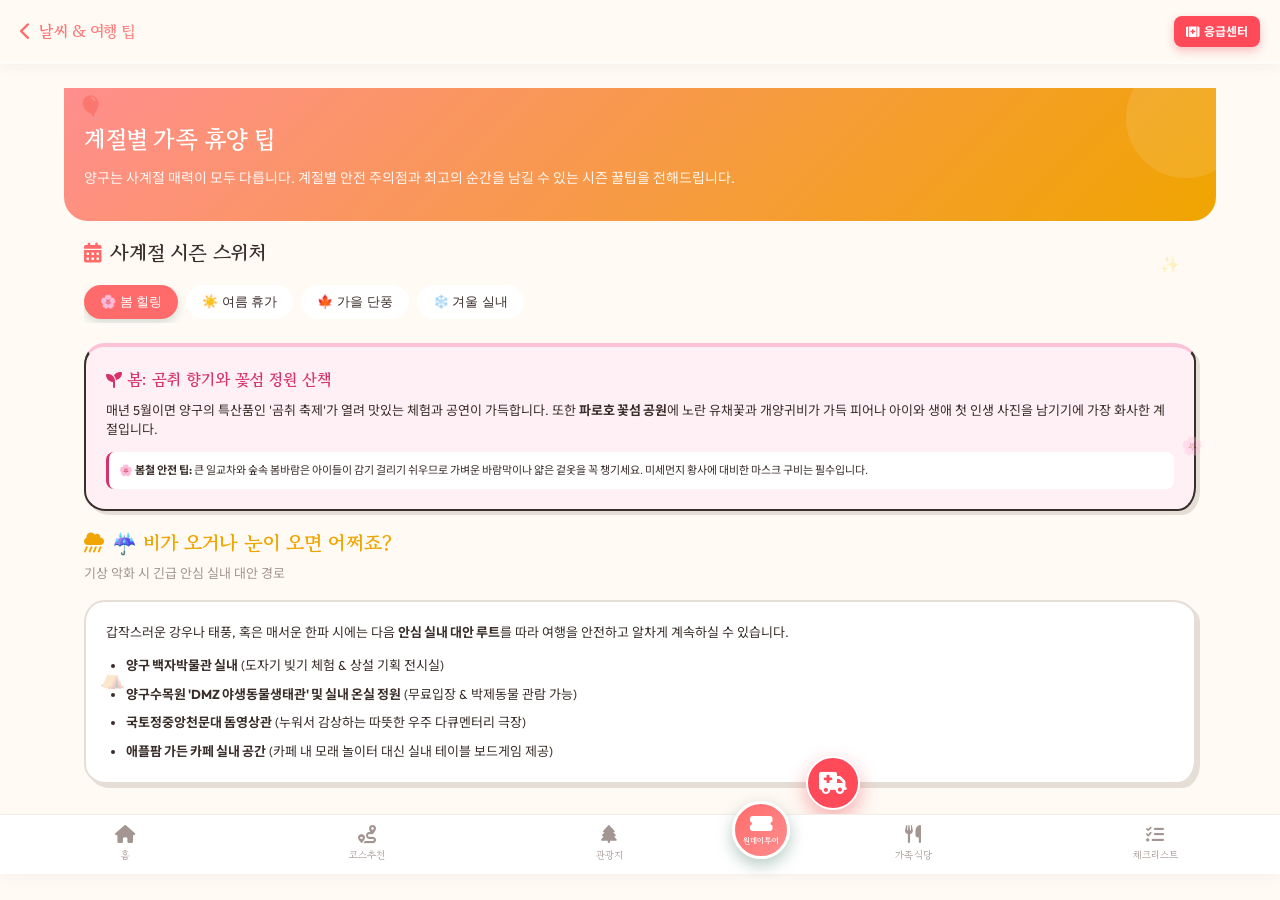
<file: pages/tips.html>
<!DOCTYPE html>
<html lang="ko">
<head>
  <meta charset="UTF-8">
  <meta name="viewport" content="width=device-width, initial-scale=1.0">
  <title>양구 가족 휴양 여행 가이드 | 날씨 및 시즌 팁</title>
  <meta name="description" content="양구의 사계절 가족 휴양 꿀팁. 봄 축제 정보, 여름 계곡 대처법, 가을 단풍 시기, 겨울 실내 온실 박물관 등 기상 특보 및 대체 실내 경로 수록.">
  
  <!-- CSS Stylesheets -->
  <link rel="stylesheet" href="../css/styles.css">
  
  <!-- Font Awesome Icons CDN -->
  <link rel="stylesheet" href="https://cdnjs.cloudflare.com/ajax/libs/font-awesome/6.4.0/css/all.min.css">
</head>
<body>

  <div class="app-container" id="tips-view" style="transition: background-color 0.4s ease;">
    
    <!-- Top App Bar -->
    <header class="top-app-bar" id="tips-top-bar">
      <div class="logo-container" onclick="location.href='../index.html'" style="cursor:pointer;">
        <span class="logo-icon"><i class="fas fa-chevron-left" style="font-size:18px;"></i></span>
        <span class="logo-text" style="font-size:16px;">날씨 & 여행 팁</span>
      </div>
      <a href="emergency.html" class="emergency-quick-btn" id="tips-emergency-btn">
        <i class="fas fa-first-aid"></i> 응급센터
      </a>
    </header>

    <!-- Main Content Area -->
    <main class="app-content-wrapper animate-fade-in" id="tips-content" style="padding-bottom: 30px;">
      
      <!-- Page Hero Banner -->
      <section class="page-hero-banner" id="tips-hero" style="background: linear-gradient(135deg, var(--primary-light), var(--secondary-color)); margin-bottom:16px;">
        <h1>계절별 가족 휴양 팁</h1>
        <p>양구는 사계절 매력이 모두 다릅니다. 계절별 안전 주의점과 최고의 순간을 남길 수 있는 시즌 꿀팁을 전해드립니다.</p>
      </section>

      <!-- Season Selector Tabs (Premium Interactive Concept) -->
      <section style="padding: 0 20px; margin-bottom: 20px;" id="tips-tabs">
        <h3 class="section-title"><i class="fas fa-calendar-alt" style="color: var(--primary-color);"></i> 사계절 시즌 스위처</h3>
        <div style="display: flex; gap: 8px; overflow-x: auto; padding-bottom: 4px;">
          <button id="btn-season-spring" class="filter-chip active" onclick="switchSeason('spring')" style="border:none; cursor:pointer;">🌸 봄 힐링</button>
          <button id="btn-season-summer" class="filter-chip" onclick="switchSeason('summer')" style="border:none; cursor:pointer;">☀️ 여름 휴가</button>
          <button id="btn-season-autumn" class="filter-chip" onclick="switchSeason('autumn')" style="border:none; cursor:pointer;">🍁 가을 단풍</button>
          <button id="btn-season-winter" class="filter-chip" onclick="switchSeason('winter')" style="border:none; cursor:pointer;">❄️ 겨울 실내</button>
        </div>
      </section>

      <!-- Seasons Interactive Content Box -->
      <section style="padding: 0 20px;" id="season-tips-content">
        <!-- Spring (Active by default) -->
        <div id="tip-box-spring" class="premium-card animate-fade-in" style="border-top: 4px solid #fcc2d7; background-color: #fff0f6;">
          <h3 style="color: #d6336c; font-size:16px; font-weight:700; margin-bottom: 8px;"><i class="fas fa-seedling"></i> 봄: 곰취 향기와 꽃섬 정원 산책</h3>
          <p style="font-size: 13px; color: var(--text-dark); line-height: 1.5; margin-bottom: 12px;">
            매년 5월이면 양구의 특산품인 '곰취 축제'가 열려 맛있는 체험과 공연이 가득합니다. 또한 <strong>파로호 꽃섬 공원</strong>에 노란 유채꽃과 개양귀비가 가득 피어나 아이와 생애 첫 인생 사진을 남기기에 가장 화사한 계절입니다.
          </p>
          <div style="font-size:11px; background-color:#fff; border-radius:var(--radius-sm); padding:10px; border-left: 3px solid #d6336c;">
            🌸 <strong>봄철 안전 팁:</strong> 큰 일교차와 숲속 봄바람은 아이들이 감기 걸리기 쉬우므로 가벼운 바람막이나 얇은 겉옷을 꼭 챙기세요. 미세먼지 황사에 대비한 마스크 구비는 필수입니다.
          </div>
        </div>

        <!-- Summer (Hidden) -->
        <div id="tip-box-summer" class="premium-card animate-fade-in" style="border-top: 4px solid #74c0fc; background-color: #e7f5ff; display:none;">
          <h3 style="color: #1c7ed6; font-size:16px; font-weight:700; margin-bottom: 8px;"><i class="fas fa-water"></i> 여름: 시원한 숲속 수목원과 계곡</h3>
          <p style="font-size: 13px; color: var(--text-dark); line-height: 1.5; margin-bottom: 12px;">
            여름에는 나무 그늘이 울창한 <strong>양구수목원</strong>이 최고의 피서지입니다. 수목원 숲속 놀이터와 생태관에서 뛰놀고, 근처 방산면의 깨끗하고 깊지 않은 청정 계곡 물가에서 시원하게 발을 담그는 휴식을 강하게 추천합니다.
          </p>
          <div style="font-size:11px; background-color:#fff; border-radius:var(--radius-sm); padding:10px; border-left: 3px solid #1c7ed6;">
            ☀️ <strong>여름철 안전 팁:</strong> 여름 산 속의 모기와 해충은 강력하므로, 유아용 모기 기피 패치와 상처 연고를 필수 구비하세요. 갑작스러운 국지성 호우 시 계곡물은 빠르게 불어나므로 즉시 계곡 밖 안전 지대로 대피하셔야 합니다.
          </div>
        </div>

        <!-- Autumn (Hidden) -->
        <div id="tip-box-autumn" class="premium-card animate-fade-in" style="border-top: 4px solid #ffd43b; background-color: #fff9db; display:none;">
          <h3 style="color: #f59f00; font-size:16px; font-weight:700; margin-bottom: 8px;"><i class="fas fa-leaf"></i> 가을: 수려한 두타연 단풍과 걷기 여행</h3>
          <p style="font-size: 13px; color: var(--text-dark); line-height: 1.5; margin-bottom: 12px;">
            원시림이 그대로 보존되어 한반도에서 가장 아름답고 깨끗한 단풍을 감상할 수 있는 <strong>두타연 계곡 숲길</strong>이 절정을 이룹니다. 한반도섬 데크길을 붉게 타오르는 억새풀과 가을 하늘을 느끼며 조용히 가족 산책을 걷기 안성맞춤입니다.
          </p>
          <div style="font-size:11px; background-color:#fff; border-radius:var(--radius-sm); padding:10px; border-left: 3px solid #f59f00;">
            🍁 <strong>가을철 안전 팁:</strong> 민통선 내부에 속한 두타연 계곡은 숲이 깊어 해가 일찍 집니다. 오후 4시 이전까지 관람을 마치는 일정을 짜고, 야생 진드기 매개 감염을 막기 위해 풀밭에 돗자리 없이 직접 눕거나 앉지 않도록 각별히 유의하세요.
          </div>
        </div>

        <!-- Winter (Hidden) -->
        <div id="tip-box-winter" class="premium-card animate-fade-in" style="border-top: 4px solid #a5d8ff; background-color: #f1f3f5; display:none;">
          <h3 style="color: #4dabf7; font-size:16px; font-weight:700; margin-bottom: 8px;"><i class="fas fa-snowflake"></i> 겨울: 포근한 실내 온실과 별빛 관측</h3>
          <p style="font-size: 13px; color: var(--text-dark); line-height: 1.5; margin-bottom: 12px;">
            겨울철에는 따뜻한 온기가 감도는 <strong>양구 백자박물관</strong> 실내 전시관 관람과 직접 도자기를 빚는 아늑한 실내 도예 체험이 최고입니다. 그리고 밤하늘이 1년 중 가장 맑은 겨울철 밤에는 <strong>국토정중앙천문대</strong>에서 은하수와 별을 가장 또렷이 만날 수 있습니다.
          </p>
          <div style="font-size:11px; background-color:#fff; border-radius:var(--radius-sm); padding:10px; border-left: 3px solid #4dabf7;">
            ❄️ <strong>겨울철 안전 팁:</strong> 양구는 산간 지역이라 겨울철 기온이 매우 낮고 눈이 많이 내립니다. 아이들의 안전한 동절기 방한복 세트(장갑, 귀도리)를 준비하고, 눈길/빙판길 차량 안전 체인 구비 및 저속 운행을 명심하세요.
          </div>
        </div>
      </section>

      <!-- Rainy Day Alternative Section (Premium Added Value) -->
      <section style="padding: 0 20px; margin-top: 10px;" id="rainy-tips">
        <h3 class="section-title" style="color: var(--secondary-color);"><i class="fas fa-cloud-showers-heavy"></i> ☔ 비가 오거나 눈이 오면 어쩌죠?</h3>
        <p class="section-subtitle">기상 악화 시 긴급 안심 실내 대안 경로</p>
        
        <div class="premium-card" style="margin-bottom: 0; background-color: var(--white); border-color: var(--gray-300);">
          <p style="font-size: 13px; color: var(--text-dark); line-height: 1.6;">
            갑작스러운 강우나 태풍, 혹은 매서운 한파 시에는 다음 <strong>안심 실내 대안 루트</strong>를 따라 여행을 안전하고 알차게 계속하실 수 있습니다.
          </p>
          <ul style="margin-top: 12px; margin-left: 20px; font-size: 13px; color: var(--text-dark); display:flex; flex-direction:column; gap:8px;">
            <li><strong>양구 백자박물관 실내</strong> (도자기 빚기 체험 & 상설 기획 전시실)</li>
            <li><strong>양구수목원 'DMZ 야생동물생태관' 및 실내 온실 정원</strong> (무료입장 & 박제동물 관람 가능)</li>
            <li><strong>국토정중앙천문대 돔영상관</strong> (누워서 감상하는 따뜻한 우주 다큐멘터리 극장)</li>
            <li><strong>애플팜 가든 카페 실내 공간</strong> (카페 내 모래 놀이터 대신 실내 테이블 보드게임 제공)</li>
          </ul>
        </div>
      </section>

    </main>

    <!-- Bottom Navigation Bar -->
    <nav class="bottom-nav-bar" id="tips-nav-bar">
      <a href="../index.html" class="bottom-nav-item">
        <i class="fas fa-home"></i>
        <span>홈</span>
      </a>
      <a href="courses.html" class="bottom-nav-item">
        <i class="fas fa-route"></i>
        <span>코스추천</span>
      </a>
      <a href="spots.html" class="bottom-nav-item">
        <i class="fas fa-tree"></i>
        <span>관광지</span>
      </a>
      <a href="one-day-tour.html" class="bottom-nav-item main-tab">
        <i class="fas fa-ticket-alt"></i>
        <span>원데이투어</span>
      </a>
      <a href="restaurants.html" class="bottom-nav-item">
        <i class="fas fa-utensils"></i>
        <span>가족식당</span>
      </a>
      <a href="checklist.html" class="bottom-nav-item">
        <i class="fas fa-tasks"></i>
        <span>체크리스트</span>
      </a>
    </nav>

  </div>

  <!-- Global Floating Emergency Trigger -->
  <a href="emergency.html" class="floating-emergency-trigger" id="tips-floating-emergency">
    <i class="fas fa-ambulance" style="font-size:22px;"></i>
  </a>

  <!-- JS Scripts -->
  <script src="../js/main.js"></script>
  <script>
    /**
     * 계절 탭 토글 및 알맞은 내용 표시
     */
    function switchSeason(season) {
      // 1. 모든 탭 버튼 active 클래스 제거
      const chips = document.querySelectorAll('#tips-tabs .filter-chip');
      chips.forEach(chip => chip.classList.remove('active'));

      // 2. 모든 팁 박스 숨기기
      const boxes = document.querySelectorAll('#season-tips-content > div');
      boxes.forEach(box => box.style.display = 'none');

      // 3. 대상 활성화
      document.getElementById(`btn-season-${season}`).classList.add('active');
      document.getElementById(`tip-box-${season}`).style.display = 'block';

      // 4. 시즌별 배경 무드 전환 피드백
      const container = document.getElementById('tips-view');
      if (container) {
        if (season === 'spring') {
          container.style.backgroundColor = '#fff0f6'; // 벚꽃 소프트 핑크
        } else if (season === 'summer') {
          container.style.backgroundColor = '#e7f5ff'; // 시원한 스카이 블루
        } else if (season === 'autumn') {
          container.style.backgroundColor = '#fff9db'; // 웜 옐로우
        } else if (season === 'winter') {
          container.style.backgroundColor = '#f8f9fa'; // 소프트 그레이
        }
      }
    }
  </script>
</body>
</html>
</file>
<file: css/styles.css>
/* 
  양구 가족 휴양 여행 가이드 Premium CSS Design System (V4.0)
  Theme: 감성 힐링 축제 (Warm Cherry Coral, Sunset Gold, Cozy Cream Ivory Paper)
*/

@import url('https://fonts.googleapis.com/css2?family=Gowun+Batang:wght@400;700&family=Outfit:wght@300;400;600;700&family=Noto+Sans+KR:wght@300;400;500;700&display=swap');

:root {
  /* Joyful & Emotional Festival Theme Color Palette */
  --primary-color: #ff6b6b;      /* 화사하고 따뜻한 벚꽃 코랄 레드 */
  --primary-light: #ff8e8e;      /* 부드럽고 행복한 로즈 피치 */
  --primary-bg: #fff0f0;         /* 편안한 연분홍 크림 */
  --secondary-color: #f0a500;    /* 감성적인 석양빛 골든 오렌지 */
  --secondary-light: #fef5e7;    /* 따뜻하고 은은한 골든 크림 */
  --accent-color: #ff4a5a;       /* 축제의 하이라이트를 알리는 활기찬 체리 핑크 */
  --text-dark: #3a2e2b;          /* 감성적이고 따뜻한 딥 차콜 브라운 (눈 피로 최소화) */
  --text-muted: #a39591;         /* 소프트 에스프레소 브라운 그레이 */
  --bg-light: #fffaf4;           /* 축제 텐트/크림 페이퍼 감성의 따스한 아이보리 배경 */
  --white: #ffffff;
  --gray-100: #fbf8f5;
  --gray-200: #f3ede7;
  --gray-300: #e5ded6;
  
  /* Shadow & Blur System (With Warm Golden Glow) */
  --shadow-sm: 0 4px 12px rgba(58, 46, 43, 0.04);
  --shadow-md: 0 10px 28px rgba(240, 165, 0, 0.08);
  --shadow-lg: 0 20px 48px rgba(240, 165, 0, 0.12);
  --glass-bg: rgba(255, 250, 244, 0.88);
  --glass-border: rgba(255, 255, 255, 0.6);
  --radius-sm: 8px;
  --radius-md: 16px;
  --radius-lg: 24px;
  
  /* Layout Size */
  --app-max-width: 480px; /* 모바일 앱 뷰 최대 폭 */
}

/* Base Reset & Typography */
* {
  box-sizing: border-box;
  margin: 0;
  padding: 0;
  -webkit-tap-highlight-color: transparent;
}

body {
  font-family: 'Outfit', 'Noto Sans KR', -apple-system, BlinkMacSystemFont, "Segoe UI", Roboto, Helvetica, Arial, sans-serif;
  background-color: #e9ecef; /* 외부 브라우저 배경 (데스크톱용) */
  color: var(--text-dark);
  line-height: 1.6;
  display: flex;
  justify-content: center;
  align-items: flex-start;
  min-height: 100vh;
  overflow-x: hidden;
}

/* App Container (모바일 시뮬레이터 역할을 수행하여 데스크톱에서도 환상적인 앱의 가치를 제공) */
.app-container {
  width: 100%;
  max-width: var(--app-max-width);
  min-height: 100vh;
  background-color: var(--bg-light);
  box-shadow: var(--shadow-lg);
  position: relative;
  display: flex;
  flex-direction: column;
  padding-bottom: 74px; /* 하단 탭바를 위한 넉넉한 여백 */
  overflow: hidden;
}

/* 감성 축제 벌룬 & 별빛 데코 가상 요소 */
.app-container::before {
  content: '🎈';
  position: absolute;
  top: 10%;
  left: 6%;
  font-size: 22px;
  opacity: 0.3;
  animation: float-balloon 7s ease-in-out infinite;
  pointer-events: none;
  z-index: 1;
}

.app-container::after {
  content: '🌸';
  position: absolute;
  top: 48%;
  right: 6%;
  font-size: 18px;
  opacity: 0.3;
  animation: float-flower 9s ease-in-out infinite alternate;
  pointer-events: none;
  z-index: 1;
}

/* 콘텐츠 영역 내 귀여운 텐트 추가 데코 */
.app-content-wrapper::before {
  content: '⛺';
  position: absolute;
  bottom: 120px;
  left: 5%;
  font-size: 20px;
  opacity: 0.25;
  animation: float-balloon 8s ease-in-out infinite 2.5s;
  pointer-events: none;
  z-index: 1;
}

.app-content-wrapper::after {
  content: '✨';
  position: absolute;
  top: 25%;
  right: 5%;
  font-size: 16px;
  opacity: 0.25;
  animation: float-flower 6s ease-in-out infinite alternate 1s;
  pointer-events: none;
  z-index: 1;
}

@keyframes float-balloon {
  0% { transform: translateY(0) rotate(0deg) scale(1); }
  50% { transform: translateY(-20px) rotate(8deg) scale(1.1); }
  100% { transform: translateY(0) rotate(0deg) scale(1); }
}

@keyframes float-flower {
  0% { transform: translateY(0) rotate(0deg) scale(1); }
  50% { transform: translateY(-15px) rotate(-10deg) scale(1.05); }
  100% { transform: translateY(0) rotate(0deg) scale(1); }
}

/* Full Width Viewport for wide screens if user prefers */
@media (min-width: 769px) {
  body {
    background-color: #f1f3f5;
  }
  .app-container {
    max-width: 100%; /* 와이드 모니터 대응 */
    padding: 0;
    min-height: 100vh;
    box-shadow: none;
  }
  .app-content-wrapper {
    max-width: 1200px;
    margin: 0 auto;
    width: 100%;
    padding: 24px;
  }
}

/* Header & Top Navigation Bar */
.top-app-bar {
  position: sticky;
  top: 0;
  z-index: 100;
  display: flex;
  align-items: center;
  justify-content: space-between;
  padding: 16px 20px;
  background: var(--glass-bg);
  backdrop-filter: blur(10px);
  -webkit-backdrop-filter: blur(10px);
  border-bottom: 1px solid var(--glass-border);
  box-shadow: var(--shadow-sm);
}

.top-app-bar .logo-container {
  display: flex;
  align-items: center;
  gap: 8px;
}

.top-app-bar .logo-icon {
  color: var(--primary-color);
  font-size: 24px;
  display: flex;
  align-items: center;
}

.top-app-bar .logo-text {
  font-size: 18px;
  font-weight: 700;
  letter-spacing: -0.5px;
  color: var(--primary-color);
  background: linear-gradient(135deg, var(--primary-color), var(--primary-light));
  -webkit-background-clip: text;
  -webkit-text-fill-color: transparent;
}

.top-app-bar .emergency-quick-btn {
  display: flex;
  align-items: center;
  gap: 4px;
  background-color: var(--accent-color);
  color: var(--white);
  border: none;
  border-radius: var(--radius-sm);
  padding: 6px 12px;
  font-size: 12px;
  font-weight: 700;
  cursor: pointer;
  box-shadow: 0 4px 10px rgba(230, 57, 70, 0.3);
  transition: all 0.2s cubic-bezier(0.4, 0, 0.2, 1);
  text-decoration: none;
}

.top-app-bar .emergency-quick-btn:active {
  transform: scale(0.95);
  box-shadow: 0 2px 4px rgba(230, 57, 70, 0.2);
}

/* Global Floating Emergency Button for all subpages */
.floating-emergency-trigger {
  position: fixed;
  bottom: 90px;
  right: calc(50% - 220px); /* 모바일 컨테이너 우측 하단 고정 */
  z-index: 99;
  width: 54px;
  height: 54px;
  border-radius: 50%;
  background-color: var(--accent-color);
  color: var(--white);
  display: flex;
  justify-content: center;
  align-items: center;
  box-shadow: 0 8px 20px rgba(230, 57, 70, 0.4);
  cursor: pointer;
  border: 2px solid var(--white);
  transition: all 0.3s cubic-bezier(0.175, 0.885, 0.32, 1.275);
  text-decoration: none;
  animation: emergency-wiggle 4s ease-in-out infinite;
}

@media (max-width: 480px) {
  .floating-emergency-trigger {
    right: 20px;
  }
}

.floating-emergency-trigger:active {
  transform: scale(0.9) rotate(-15deg);
}

/* Bottom Navigation Tab Bar (앱의 심장부) */
.bottom-nav-bar {
  position: fixed;
  bottom: 0;
  left: 50%;
  transform: translateX(-50%);
  width: 100%;
  max-width: var(--app-max-width);
  height: 70px;
  background: var(--glass-bg);
  backdrop-filter: blur(15px);
  -webkit-backdrop-filter: blur(15px);
  border-top: 1px solid var(--glass-border);
  box-shadow: 0 -4px 16px rgba(0, 0, 0, 0.04);
  display: flex;
  justify-content: space-around;
  align-items: center;
  z-index: 100;
  padding: 0 4px; /* 슬림 패딩으로 6개 아이콘 안정성 확보 */
}

@media (min-width: 769px) {
  .bottom-nav-bar {
    max-width: 100%;
    border-top: 1px solid var(--gray-200);
    box-shadow: var(--shadow-sm);
    position: sticky;
    bottom: 0;
    left: 0;
    transform: none;
    height: 60px;
    background-color: var(--white);
  }
}

.bottom-nav-item {
  display: flex;
  flex-direction: column;
  align-items: center;
  justify-content: center;
  flex: 1;
  height: 100%;
  color: var(--text-muted);
  text-decoration: none;
  font-size: 10px; /* 6개 탭 최적 슬림 폰트 */
  font-weight: 500;
  transition: all 0.25s ease;
  position: relative;
  gap: 3px;
}

.bottom-nav-item i {
  font-size: 18px; /* 최적 아이콘 스펙 */
  transition: transform 0.25s cubic-bezier(0.175, 0.885, 0.32, 1.275);
}

.bottom-nav-item:hover i, .bottom-nav-item.active i {
  animation: jiggle-bounce 0.6s cubic-bezier(0.25, 0.8, 0.25, 1.25);
}

.bottom-nav-item.active {
  color: var(--primary-color);
  font-weight: 700;
}

.bottom-nav-item.active i {
  transform: translateY(-3px) scale(1.1);
  color: var(--primary-color);
}

.bottom-nav-item.active::after {
  content: '';
  position: absolute;
  bottom: 6px;
  width: 4px;
  height: 4px;
  background-color: var(--primary-color);
  border-radius: 50%;
}

/* Typography, Headings & Common Elements */
h1, h2, h3, .logo-text, .section-title, .ticket-header h1, .modal-title, .item-title {
  font-family: 'Gowun Batang', 'Outfit', 'Noto Sans KR', serif;
}

.section-title {
  font-size: 20px;
  font-weight: 700;
  color: var(--text-dark);
  margin-bottom: 16px;
  display: flex;
  align-items: center;
  gap: 8px;
}

.section-subtitle {
  font-size: 13px;
  color: var(--text-muted);
  margin-top: -12px;
  margin-bottom: 16px;
}

/* Premium Card Design Pattern (Handmade diary decoration style) */
.premium-card {
  background-color: var(--white);
  border-radius: 20px 24px 18px 22px / 22px 18px 24px 20px; /* 불규칙한 손그림 라운딩 */
  padding: 20px;
  box-shadow: 4px 4px 0px var(--gray-300); /* 다꾸 입체 2D 플랫 섀도우 */
  border: 2px solid var(--text-dark); /* 크레용 굵은 손그림 마감선 */
  transition: all 0.25s cubic-bezier(0.175, 0.885, 0.32, 1.275);
  margin-bottom: 16px;
  position: relative;
  overflow: visible; /* 마스킹 테이프가 바깥으로 튀어나올 수 있도록 허용 */
}

.premium-card:active {
  transform: translate(2px, 2px);
  box-shadow: 1px 1px 0px var(--gray-300);
}

.premium-card.hoverable:hover {
  transform: translateY(-4px);
  box-shadow: 6px 6px 0px rgba(240, 165, 0, 0.15);
  border-color: var(--primary-color);
}

/* Horizontal Card List (Carousel style) */
.horizontal-scroll-container {
  display: flex;
  overflow-x: auto;
  gap: 16px;
  padding: 4px 20px 16px 20px;
  margin-left: -20px;
  margin-right: -20px;
  scroll-snap-type: x mandatory;
  scrollbar-width: none; /* Firefox */
}

.horizontal-scroll-container::-webkit-scrollbar {
  display: none; /* Safari, Chrome */
}

.horizontal-card {
  flex: 0 0 260px;
  scroll-snap-align: start;
  background-color: var(--white);
  border-radius: var(--radius-md);
  overflow: hidden;
  box-shadow: var(--shadow-sm);
  border: 1px solid var(--gray-200);
  transition: all 0.25s ease;
}

.horizontal-card img {
  width: 100%;
  height: 140px;
  object-fit: cover;
  transition: transform 0.3s ease;
}

.horizontal-card:hover img {
  transform: scale(1.05);
}

.horizontal-card-body {
  padding: 16px;
}

/* Common Header Banner */
.page-hero-banner {
  background: linear-gradient(135deg, var(--primary-color), var(--primary-light));
  color: var(--white);
  padding: 32px 20px;
  border-radius: 0 0 var(--radius-lg) var(--radius-lg);
  margin-bottom: 24px;
  position: relative;
  overflow: hidden;
}

.page-hero-banner::after {
  content: '';
  position: absolute;
  width: 120px;
  height: 120px;
  border-radius: 50%;
  background: rgba(255, 255, 255, 0.1);
  top: -30px;
  right: -30px;
}

.page-hero-banner h1 {
  font-size: 24px;
  font-weight: 700;
  margin-bottom: 8px;
  letter-spacing: -0.5px;
}

.page-hero-banner p {
  font-size: 14px;
  opacity: 0.9;
}

/* Premium Filter Chips */
.filter-chips-container {
  display: flex;
  gap: 8px;
  overflow-x: auto;
  padding: 4px 20px 16px 20px;
  margin-left: -20px;
  margin-right: -20px;
  scrollbar-width: none;
}

.filter-chips-container::-webkit-scrollbar {
  display: none;
}

.filter-chip {
  flex: 0 0 auto;
  background-color: var(--white);
  border: 1px solid var(--gray-300);
  padding: 8px 16px;
  border-radius: 100px;
  font-size: 13px;
  font-weight: 500;
  color: var(--text-dark);
  cursor: pointer;
  transition: all 0.2s ease;
}

.filter-chip.active {
  background-color: var(--primary-color);
  color: var(--white);
  border-color: var(--primary-color);
  box-shadow: 0 4px 10px rgba(45, 106, 79, 0.2);
}

/* Search Bar Component */
.search-wrapper {
  padding: 0 20px 16px 20px;
}

.search-box {
  display: flex;
  align-items: center;
  background-color: var(--white);
  border: 1px solid var(--gray-300);
  border-radius: var(--radius-md);
  padding: 12px 16px;
  gap: 12px;
  box-shadow: var(--shadow-sm);
  transition: all 0.25s ease;
}

.search-box:focus-within {
  border-color: var(--primary-color);
  box-shadow: 0 0 0 3px rgba(45, 106, 79, 0.15);
}

.search-box input {
  border: none;
  outline: none;
  width: 100%;
  font-size: 14px;
  color: var(--text-dark);
  font-family: inherit;
}

.search-box i {
  color: var(--text-muted);
  font-size: 18px;
}

/* Standard List View Grid (spots, restaurants) */
.items-list-container {
  padding: 0 20px;
}

.item-list-card {
  display: flex;
  background-color: var(--white);
  border-radius: var(--radius-md);
  overflow: hidden;
  box-shadow: var(--shadow-sm);
  border: 1px solid var(--gray-200);
  margin-bottom: 16px;
  transition: all 0.25s ease;
  cursor: pointer;
}

.item-list-card:active {
  transform: scale(0.98);
}

.item-list-img {
  width: 110px;
  height: 110px;
  flex-shrink: 0;
  position: relative;
}

.item-list-img img {
  width: 100%;
  height: 100%;
  object-fit: cover;
}

.item-list-badge {
  position: absolute;
  top: 8px;
  left: 8px;
  background-color: rgba(45, 106, 79, 0.95);
  color: var(--white);
  font-size: 10px;
  font-weight: 700;
  padding: 2px 6px;
  border-radius: 4px;
}

.item-list-body {
  padding: 12px 16px;
  display: flex;
  flex-direction: column;
  justify-content: space-between;
  flex-grow: 1;
}

.item-title {
  font-size: 15px;
  font-weight: 700;
  color: var(--text-dark);
  margin-bottom: 4px;
  line-height: 1.3;
}

.item-meta {
  font-size: 11px;
  color: var(--text-muted);
  margin-bottom: 6px;
  display: flex;
  align-items: center;
  gap: 4px;
}

.item-desc-snippet {
  font-size: 12px;
  color: var(--text-dark);
  opacity: 0.8;
  display: -webkit-box;
  -webkit-line-clamp: 2;
  -webkit-box-orient: vertical;
  overflow: hidden;
  line-height: 1.4;
}

.item-tag-row {
  display: flex;
  gap: 4px;
  margin-top: 8px;
  flex-wrap: wrap;
}

.item-tag {
  background-color: var(--gray-100);
  color: var(--text-dark);
  font-size: 10px;
  font-weight: 500;
  padding: 2px 6px;
  border-radius: 4px;
}

.item-tag.kids-tag {
  background-color: var(--primary-bg);
  color: var(--primary-color);
  font-weight: 700;
}

/* Modal Bottom Sheet Detail View */
.modal-bottom-sheet {
  position: fixed;
  bottom: 0;
  left: 50%;
  transform: translate(-50%, 100%);
  width: 100%;
  max-width: var(--app-max-width);
  background-color: var(--white);
  border-radius: var(--radius-lg) var(--radius-lg) 0 0;
  box-shadow: 0 -10px 30px rgba(0, 0, 0, 0.15);
  z-index: 200;
  transition: transform 0.35s cubic-bezier(0.32, 0.94, 0.6, 1);
  max-height: 85vh;
  overflow-y: auto;
}

.modal-bottom-sheet.open {
  transform: translate(-50%, 0);
}

.modal-overlay {
  position: fixed;
  top: 0;
  left: 0;
  width: 100vw;
  height: 100vh;
  background-color: rgba(0, 0, 0, 0.4);
  z-index: 199;
  opacity: 0;
  pointer-events: none;
  transition: opacity 0.3s ease;
}

.modal-overlay.active {
  opacity: 1;
  pointer-events: auto;
}

.modal-drag-handle {
  width: 40px;
  height: 5px;
  background-color: var(--gray-300);
  border-radius: 10px;
  margin: 12px auto;
}

.modal-body {
  padding: 0 20px 40px 20px;
}

.modal-header-img {
  width: 100%;
  height: 200px;
  border-radius: var(--radius-md);
  object-fit: cover;
  margin-bottom: 20px;
}

.modal-title {
  font-size: 22px;
  font-weight: 700;
  color: var(--text-dark);
  margin-bottom: 8px;
}

.modal-close-btn {
  position: absolute;
  top: 16px;
  right: 16px;
  background: var(--gray-200);
  border: none;
  width: 32px;
  height: 32px;
  border-radius: 50%;
  display: flex;
  align-items: center;
  justify-content: center;
  cursor: pointer;
  color: var(--text-dark);
  font-weight: bold;
}

.modal-divider {
  height: 1px;
  background-color: var(--gray-200);
  margin: 16px 0;
}

/* Keyframe Animations */
@keyframes fadeIn {
  from { opacity: 0; transform: translateY(10px); }
  to { opacity: 1; transform: translateY(0); }
}

.animate-fade-in {
  animation: fadeIn 0.4s cubic-bezier(0.16, 1, 0.3, 1) forwards;
}

/* 젤리 탄성 찌글 바운스 모션 키프레임 */
@keyframes jiggle-bounce {
  0% { transform: scale(1) translateY(0); }
  25% { transform: scale(1.25, 0.8) translateY(0) rotate(-5deg); } /* 납작해짐 */
  50% { transform: scale(0.8, 1.25) translateY(-8px) rotate(5deg); } /* 튀어오름 */
  70% { transform: scale(1.1, 0.9) translateY(-2px) rotate(-2deg); }
  85% { transform: scale(0.97, 1.03) translateY(0) rotate(1deg); }
  100% { transform: scale(1) translateY(0) rotate(0deg); }
}

/* 응급 버튼/스티커 흔들흔들 키프레임 */
@keyframes emergency-wiggle {
  0%, 100% { transform: scale(1) rotate(0deg); }
  2% { transform: scale(1.08) rotate(-12deg); }
  4% { transform: scale(1.08) rotate(12deg); }
  6% { transform: scale(1.08) rotate(-10deg); }
  8% { transform: scale(1.08) rotate(10deg); }
  10% { transform: scale(1) rotate(0deg); }
}

@keyframes swaying-sticker {
  0%, 100% { transform: rotate(-2deg); }
  50% { transform: rotate(3deg); }
}

/* 꼬마 전구 반짝임 */
@keyframes bulb-flash {
  0% { opacity: 0.3; filter: drop-shadow(0 0 1px currentColor); transform: scale(0.85); }
  100% { opacity: 1; filter: drop-shadow(0 0 6px currentColor); transform: scale(1.15); }
}

/* Image Lazy Blur placeholder */
.lazy-image {
  filter: blur(5px);
  transition: filter 0.4s ease;
}

.lazy-image.loaded {
  filter: blur(0);
}

/* 원데이투어 메인 탭바 강조 플로팅 스타일 */
.bottom-nav-item.main-tab {
  transform: translateY(-14px);
  z-index: 101;
  background: linear-gradient(135deg, var(--primary-color), var(--primary-light));
  color: var(--white) !important;
  width: 58px;
  height: 58px;
  border-radius: 50% !important;
  box-shadow: 0 6px 16px rgba(45, 106, 79, 0.35);
  border: 3px solid var(--white);
  flex: 0 0 58px;
  margin: 0 2px;
  gap: 1px;
}

.bottom-nav-item.main-tab i {
  font-size: 20px !important;
  color: var(--white) !important;
}

.bottom-nav-item.main-tab span {
  font-size: 8px !important;
  font-weight: 700;
  color: var(--white) !important;
}

.bottom-nav-item.main-tab.active {
  background: linear-gradient(135deg, #1e4d3a, var(--primary-color));
  box-shadow: 0 8px 20px rgba(45, 106, 79, 0.45);
}

.bottom-nav-item.main-tab.active::after {
  display: none !important; /* 메인 탭에서는 하단 점 숨김 */
}

/* ==========================================================================
   다꾸(다이어리 꾸미기) & 페스티벌 데코레이션 스타일 (V5.0)
   ========================================================================== */

/* 1. 페스티벌 반짝이 꼬마 전구 스트링 */
.fairy-lights-container {
  position: absolute;
  top: 0;
  left: 0;
  width: 100%;
  height: 16px;
  overflow: hidden;
  pointer-events: none;
  z-index: 110;
}

.fairy-lights {
  display: flex;
  justify-content: space-around;
  align-items: center;
  width: 100%;
  height: 100%;
  padding: 0 16px;
  margin: 0;
  list-style: none;
}

.fairy-lights li {
  width: 6px;
  height: 6px;
  border-radius: 50%;
  background-color: #ff6b6b;
  color: #ff6b6b;
  box-shadow: 0 0 6px #ff6b6b;
  animation: bulb-flash 0.8s infinite ease-in-out alternate;
}

.fairy-lights li:nth-child(2n) {
  background-color: #f0a500;
  color: #f0a500;
  box-shadow: 0 0 6px #f0a500;
  animation-delay: 0.15s;
  animation-duration: 0.9s;
}

.fairy-lights li:nth-child(3n) {
  background-color: #4dabf7;
  color: #4dabf7;
  box-shadow: 0 0 6px #4dabf7;
  animation-delay: 0.3s;
  animation-duration: 0.7s;
}

.fairy-lights li:nth-child(4n) {
  background-color: #51cf66;
  color: #51cf66;
  box-shadow: 0 0 6px #51cf66;
  animation-delay: 0.45s;
  animation-duration: 1.1s;
}

.fairy-lights li:nth-child(5n) {
  background-color: #ff8787;
  color: #ff8787;
  box-shadow: 0 0 6px #ff8787;
  animation-delay: 0.6s;
  animation-duration: 0.8s;
}

/* 2. 다꾸 감성 마스킹 테이프 스티커 데코 */
.masking-tape-decor {
  position: relative;
}

.masking-tape-decor::before {
  content: '';
  position: absolute;
  top: -10px;
  left: 15%;
  width: 65px;
  height: 18px;
  background-color: rgba(255, 182, 193, 0.7); /* 파스텔 연분홍 테이프 */
  border-left: 1px dashed rgba(255,255,255,0.6);
  border-right: 1px dashed rgba(255,255,255,0.6);
  transform: rotate(-3deg);
  box-shadow: 0 1px 3px rgba(58, 46, 43, 0.05);
  z-index: 8;
  pointer-events: none;
}

/* 마스킹 테이프 색상 및 각도 바리에이션 */
.tape-yellow::before {
  background-color: rgba(254, 215, 170, 0.75); /* 살구 오렌지 */
  transform: rotate(2.5deg);
  left: 65%;
  width: 75px;
}

.tape-mint::before {
  background-color: rgba(167, 244, 222, 0.75); /* 감성 민트 */
  transform: rotate(-1.5deg);
  left: 40%;
  width: 70px;
}

.tape-purple::before {
  background-color: rgba(230, 204, 255, 0.75); /* 감성 퍼플 */
  transform: rotate(4deg);
  left: 10%;
  width: 60px;
}

/* 3. 추가 다꾸 장식용 스티커 뱃지 */
.dangu-sticker {
  display: inline-block;
  font-size: 10px;
  font-weight: 800;
  padding: 4px 8px;
  border-radius: 12px;
  border: 1.5px solid var(--text-dark);
  box-shadow: 2px 2px 0px var(--text-dark);
  background-color: var(--white);
  transform: rotate(-3deg);
  margin-right: 6px;
  animation: swaying-sticker 4s ease-in-out infinite alternate;
}

.dangu-sticker.sticker-pink {
  background-color: var(--primary-bg);
  color: var(--primary-color);
  transform: rotate(2deg);
}

.dangu-sticker.sticker-yellow {
  background-color: var(--secondary-light);
  color: var(--secondary-color);
  transform: rotate(-4deg);
}

/* 4. 구름, 곰인형 배경 플로팅 애니메이션 추가 정의 */
.app-container::after {
  content: '🌸';
  position: absolute;
  top: 48%;
  right: 6%;
  font-size: 18px;
  opacity: 0.35;
  animation: float-flower 9s ease-in-out infinite alternate;
  pointer-events: none;
  z-index: 1;
}

/* 곰인형, 구름 플로팅 데코용 래퍼 요소 */
.floating-decor-cloud {
  position: absolute;
  top: 32%;
  left: 3%;
  font-size: 24px;
  opacity: 0.2;
  animation: float-balloon 12s ease-in-out infinite 1s;
  pointer-events: none;
  z-index: 1;
}

.floating-decor-bear {
  position: absolute;
  bottom: 220px;
  right: 4%;
  font-size: 22px;
  opacity: 0.25;
  animation: float-flower 10s ease-in-out infinite alternate 2s;
  pointer-events: none;
  z-index: 1;
}

/* 5. 둥글둥글 폰트 테마 확장 적용 */
.premium-card h4, .premium-card h3, .section-title, .bottom-nav-item span {
  font-family: 'Gowun Batang', 'Noto Sans KR', serif;
}
</file>
